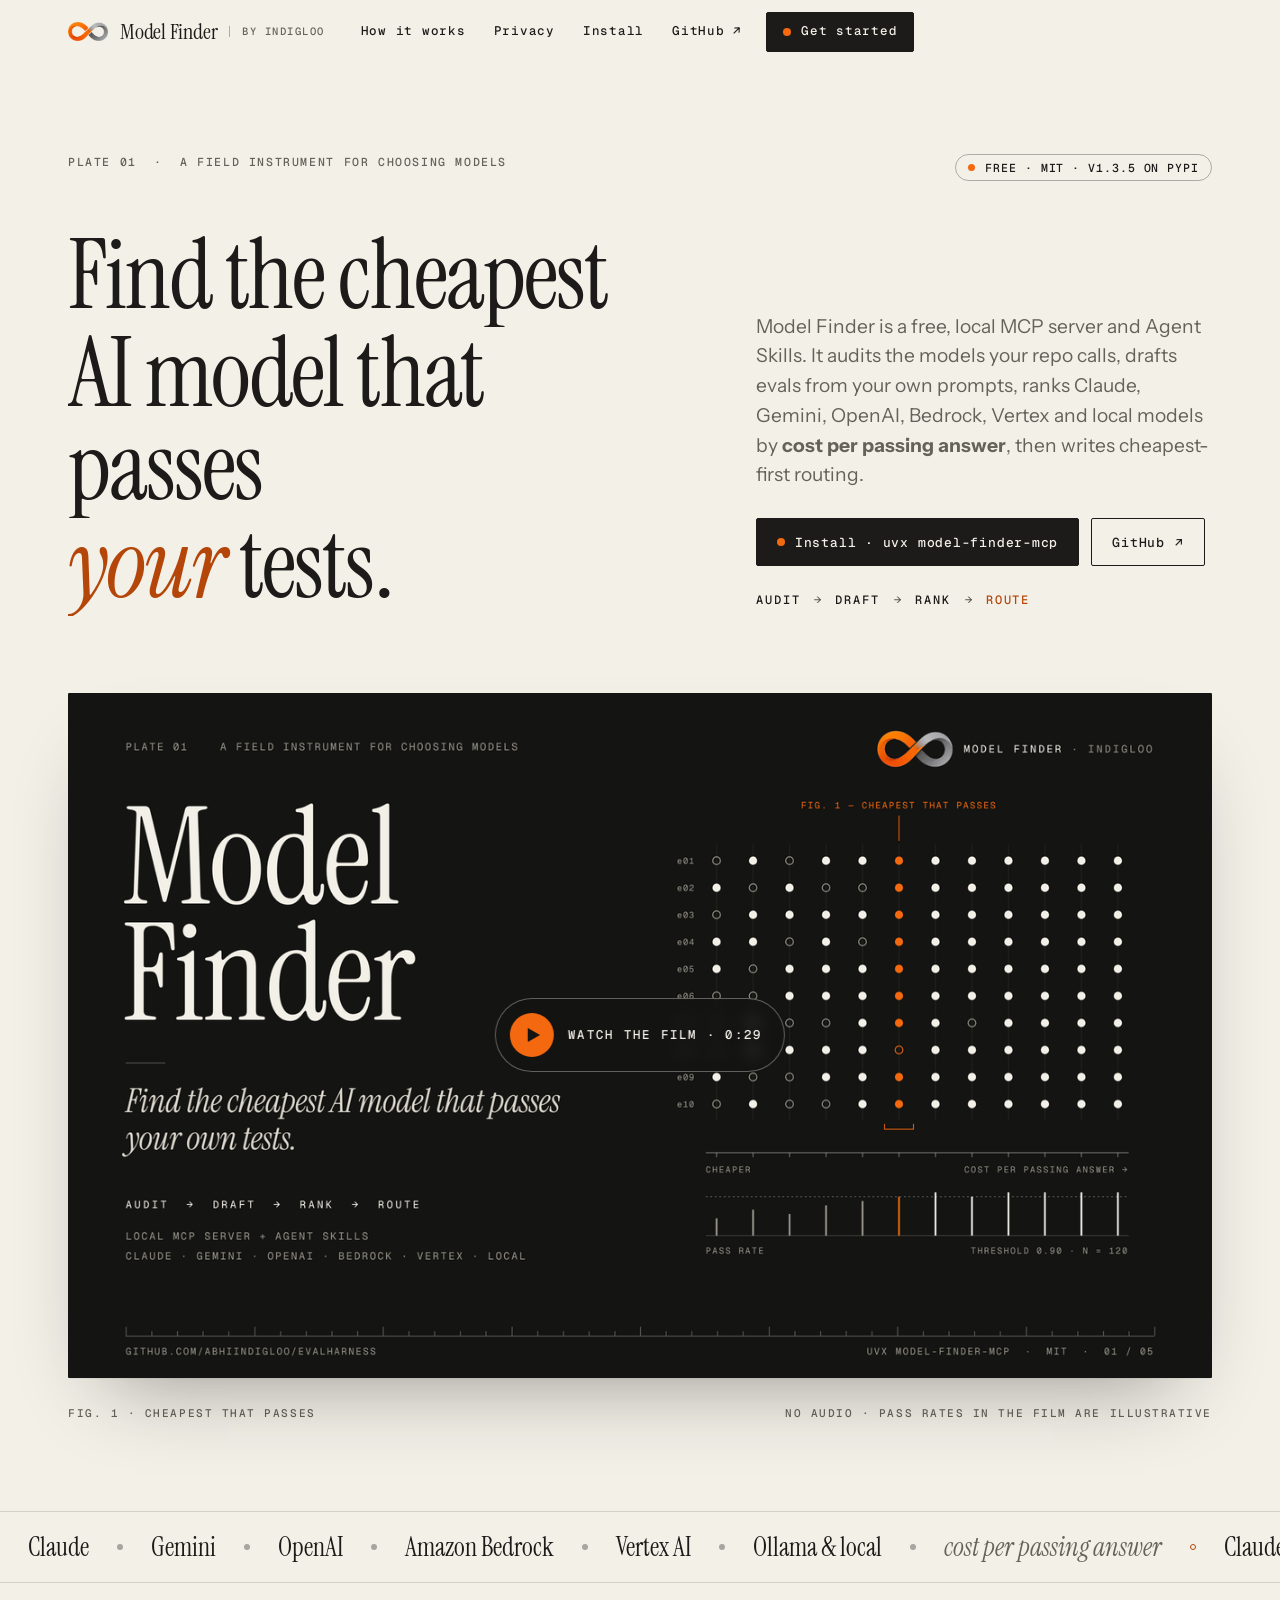
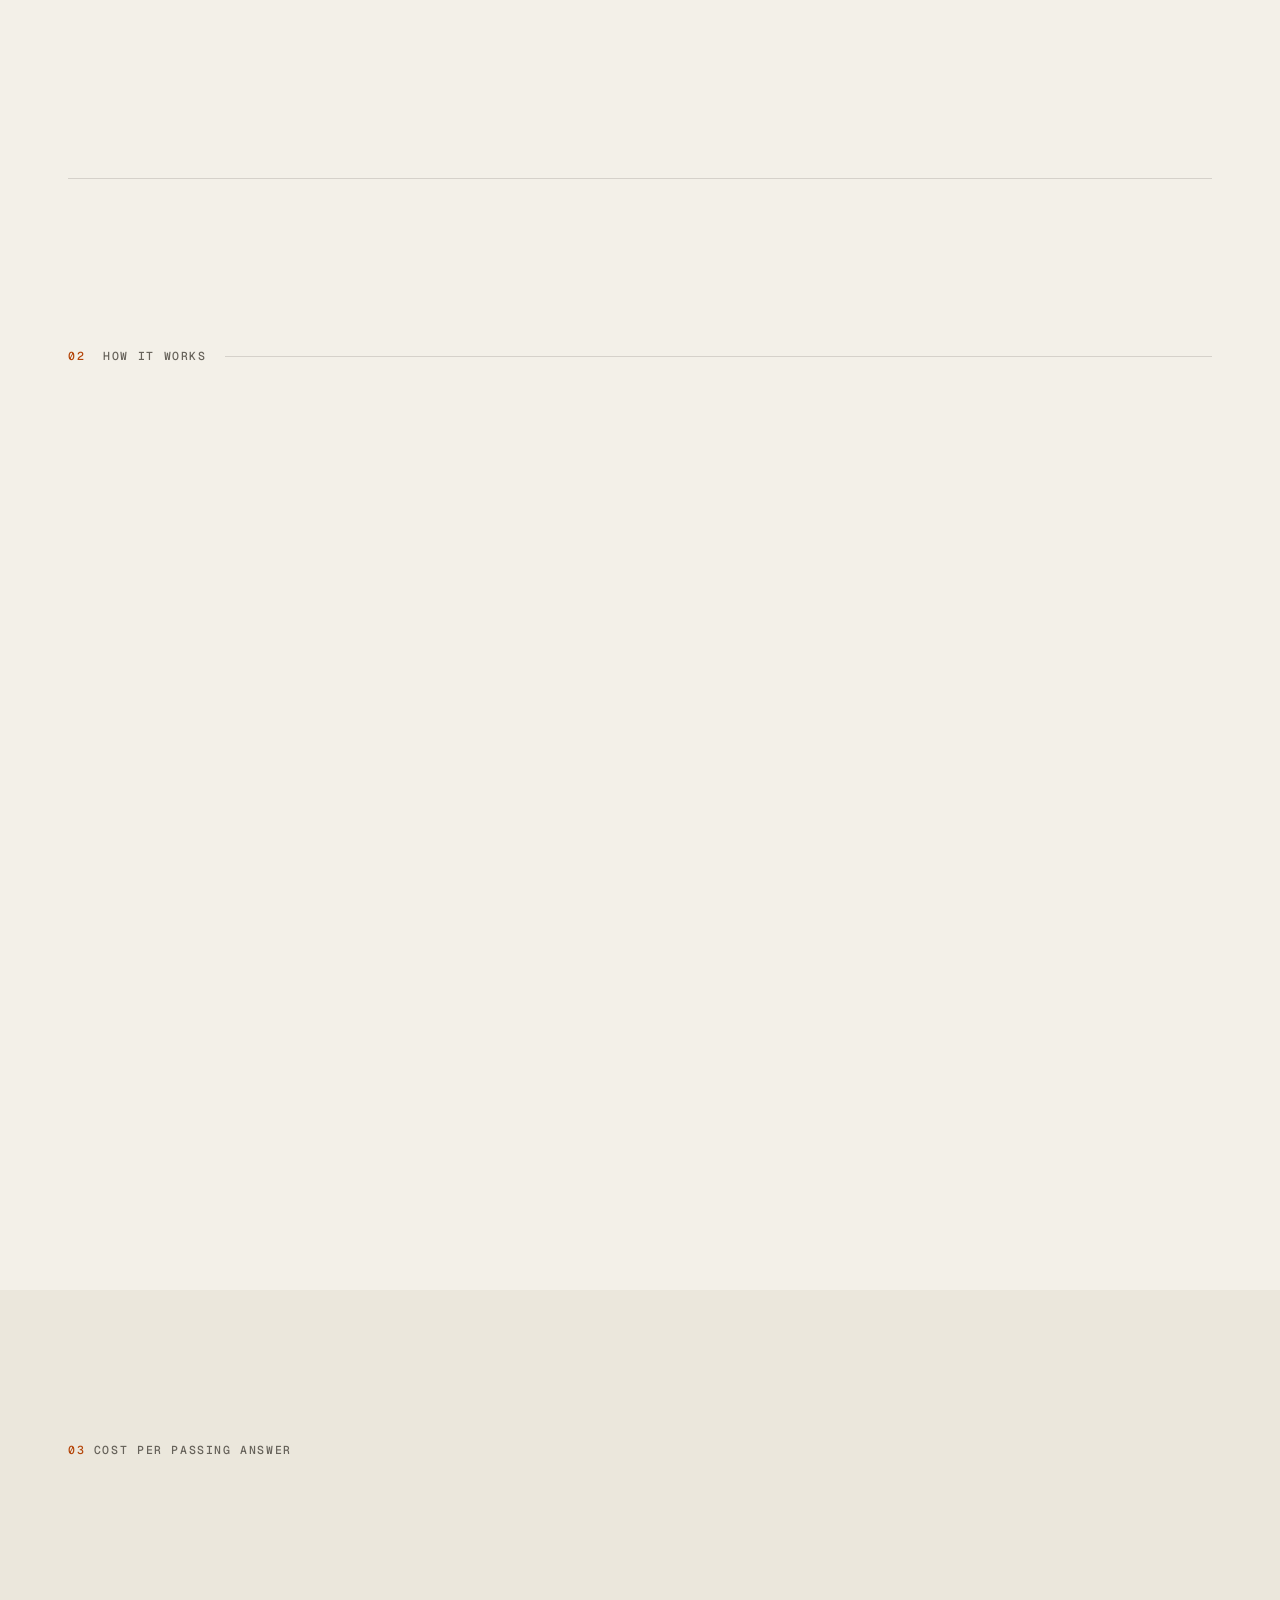
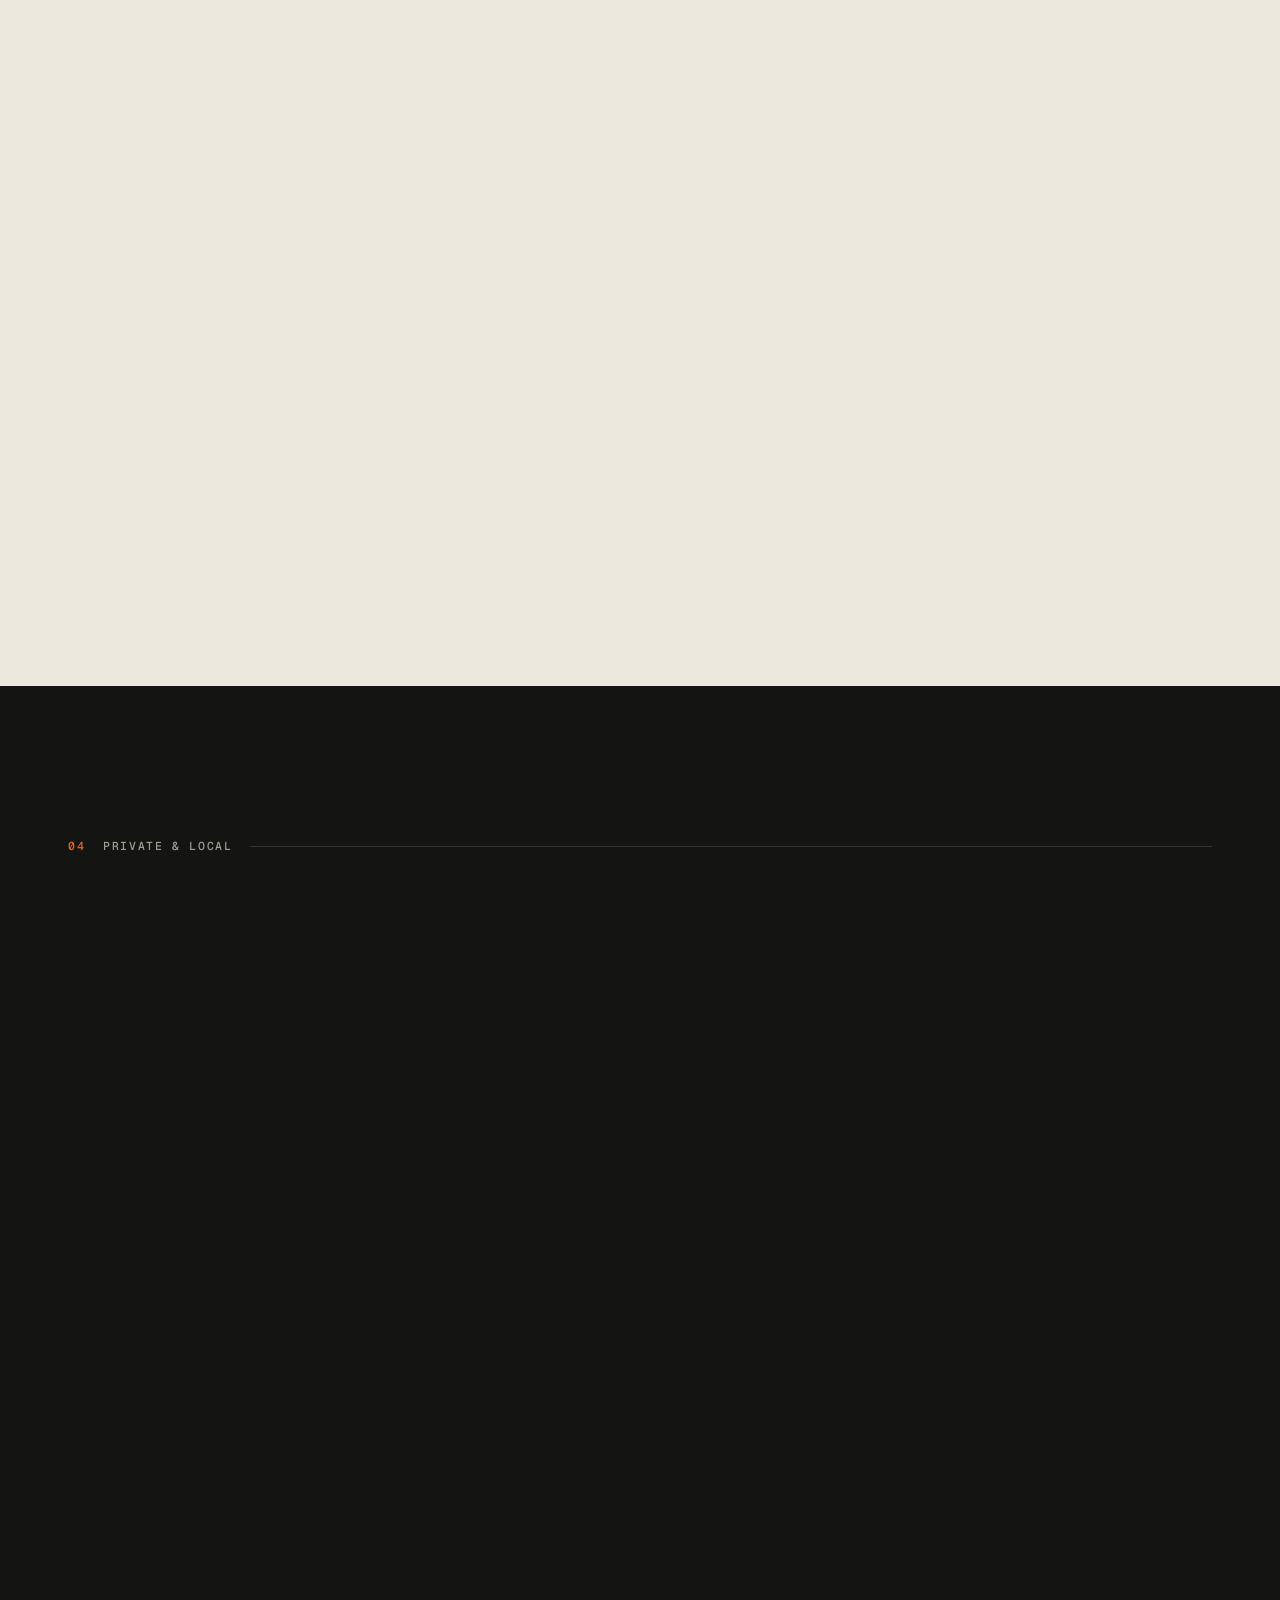
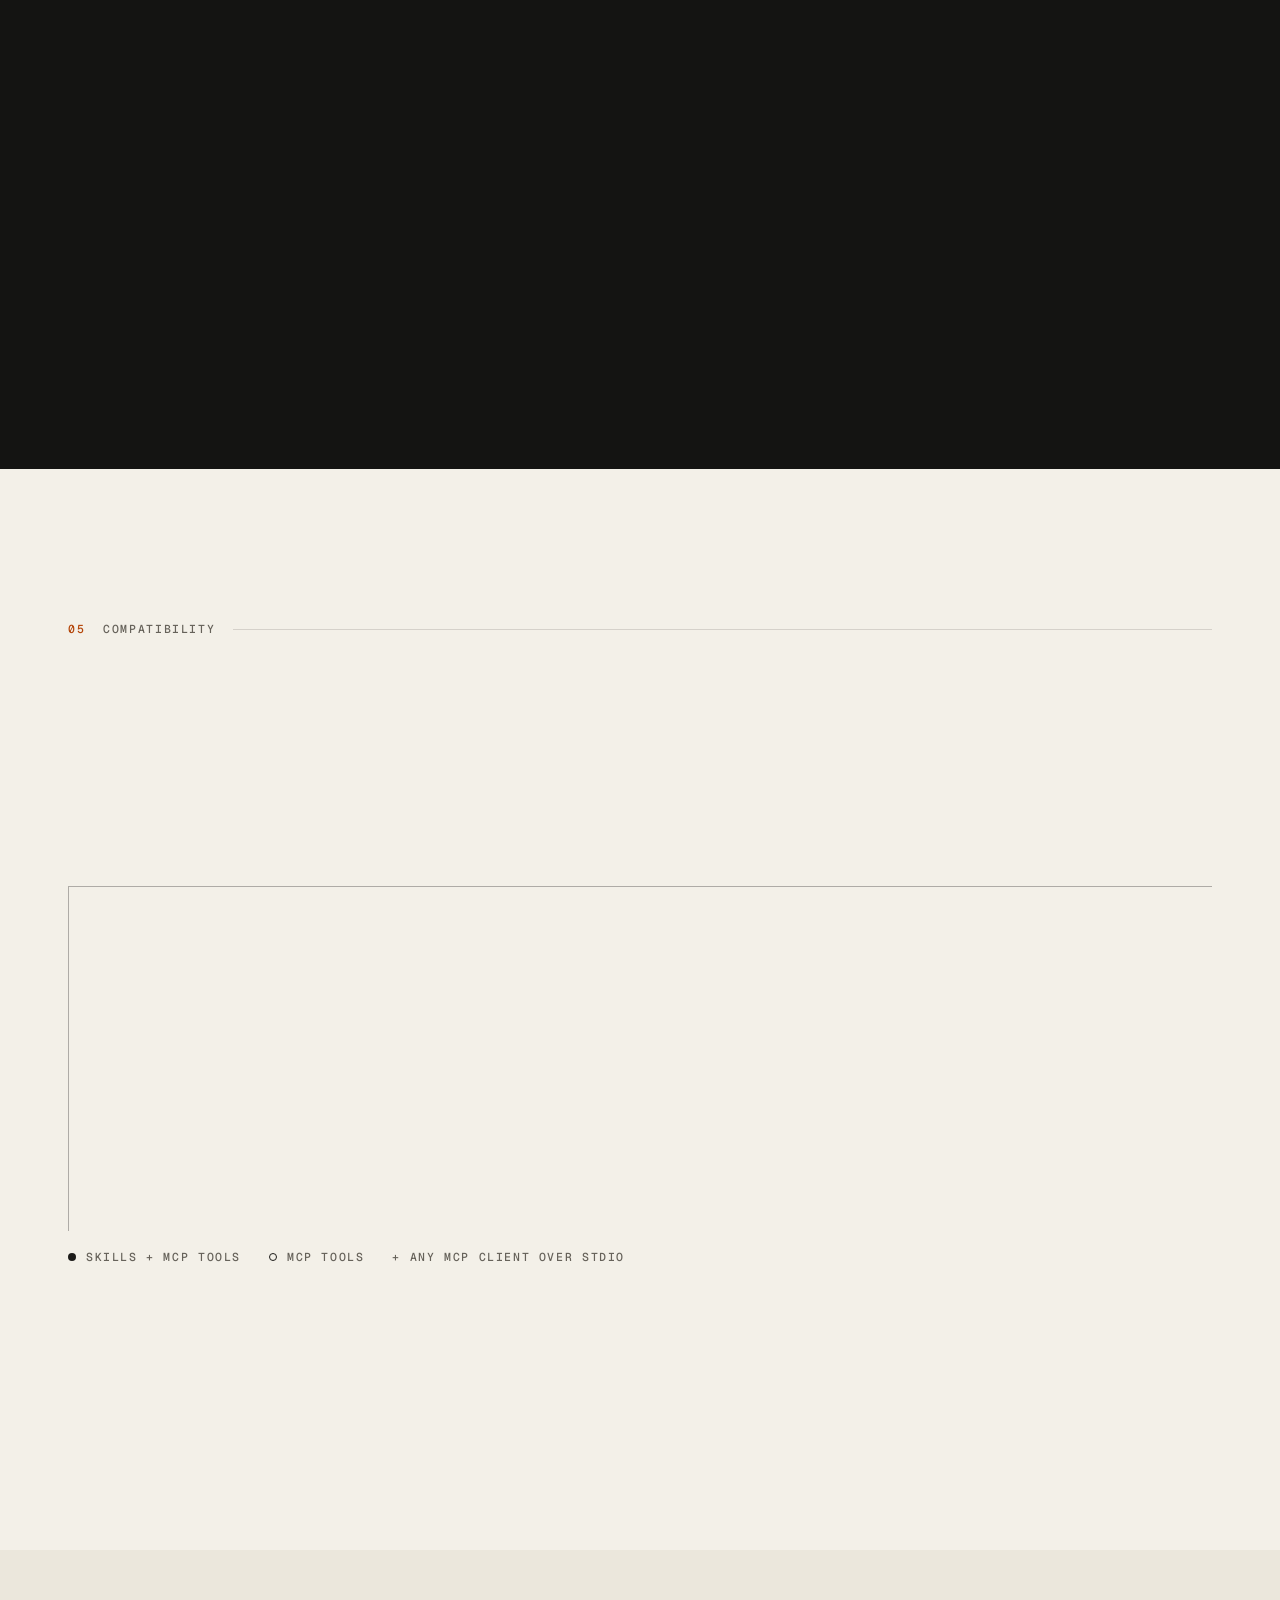
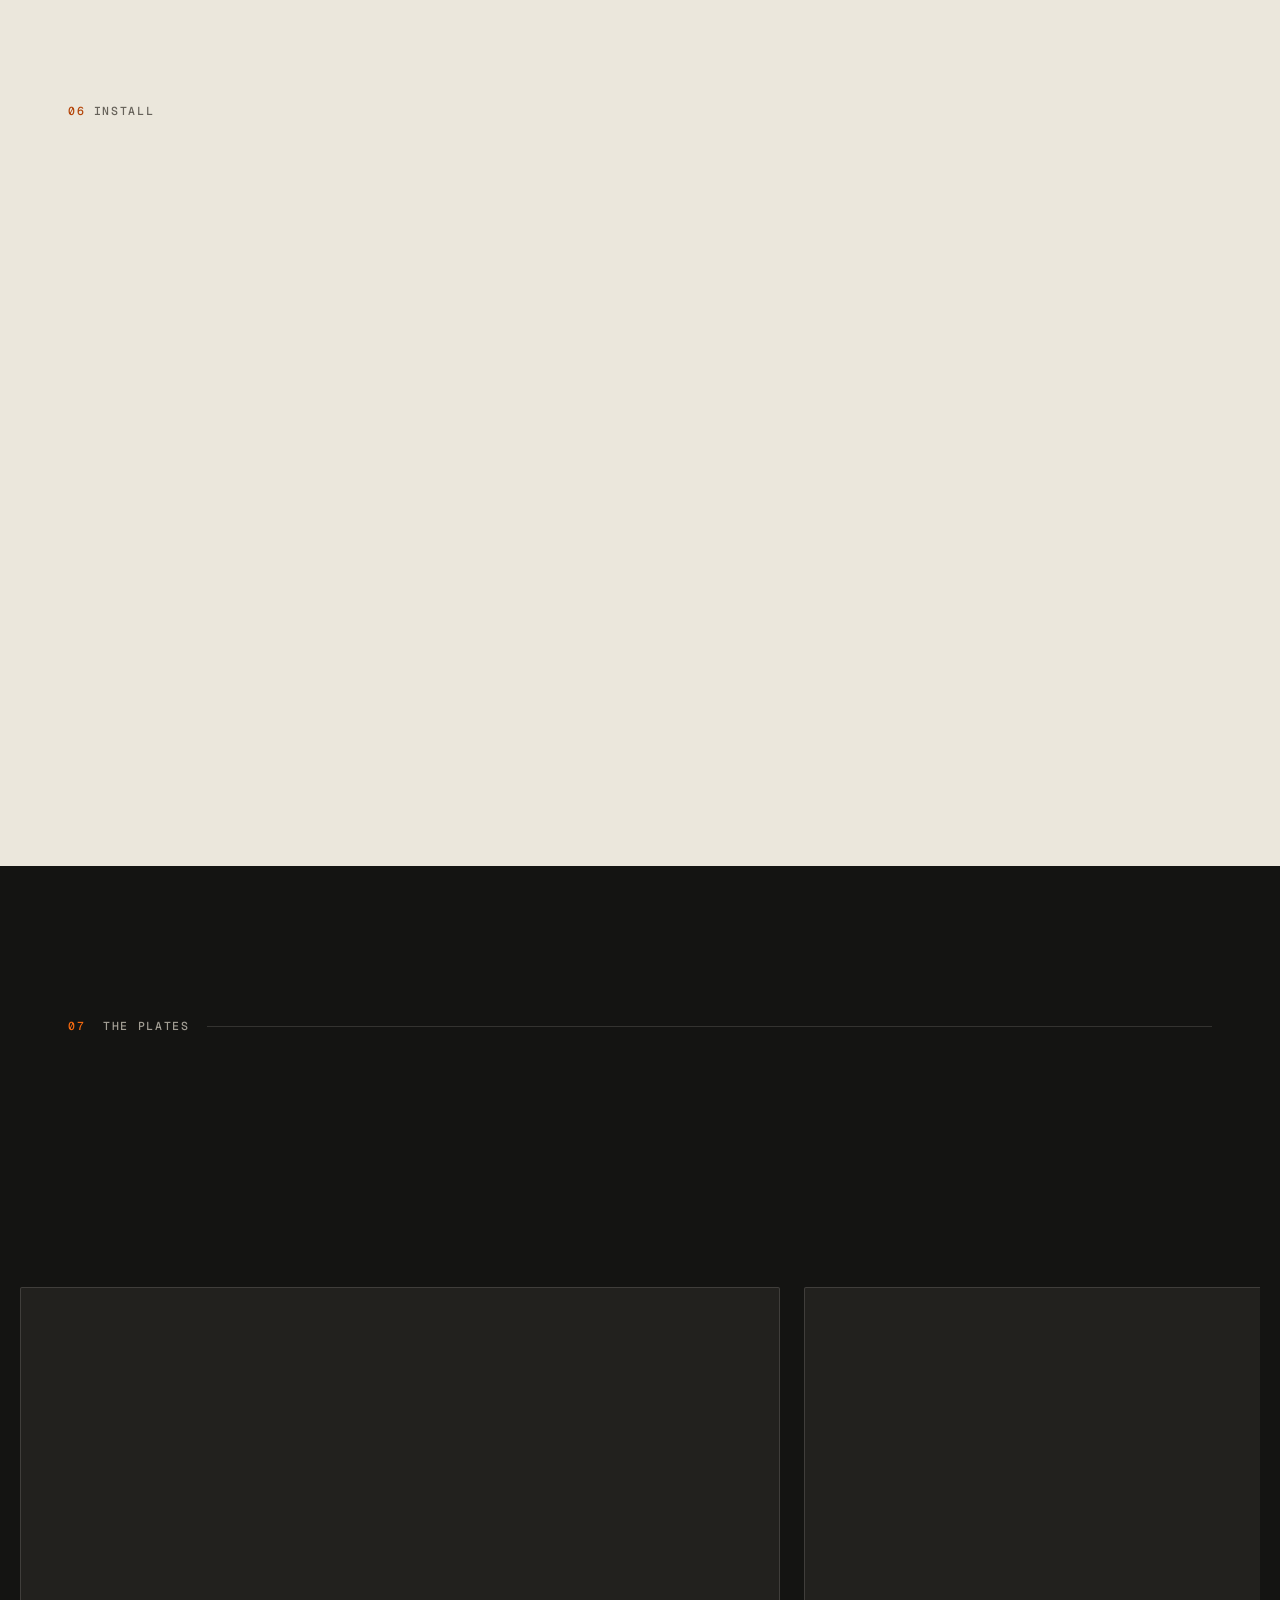
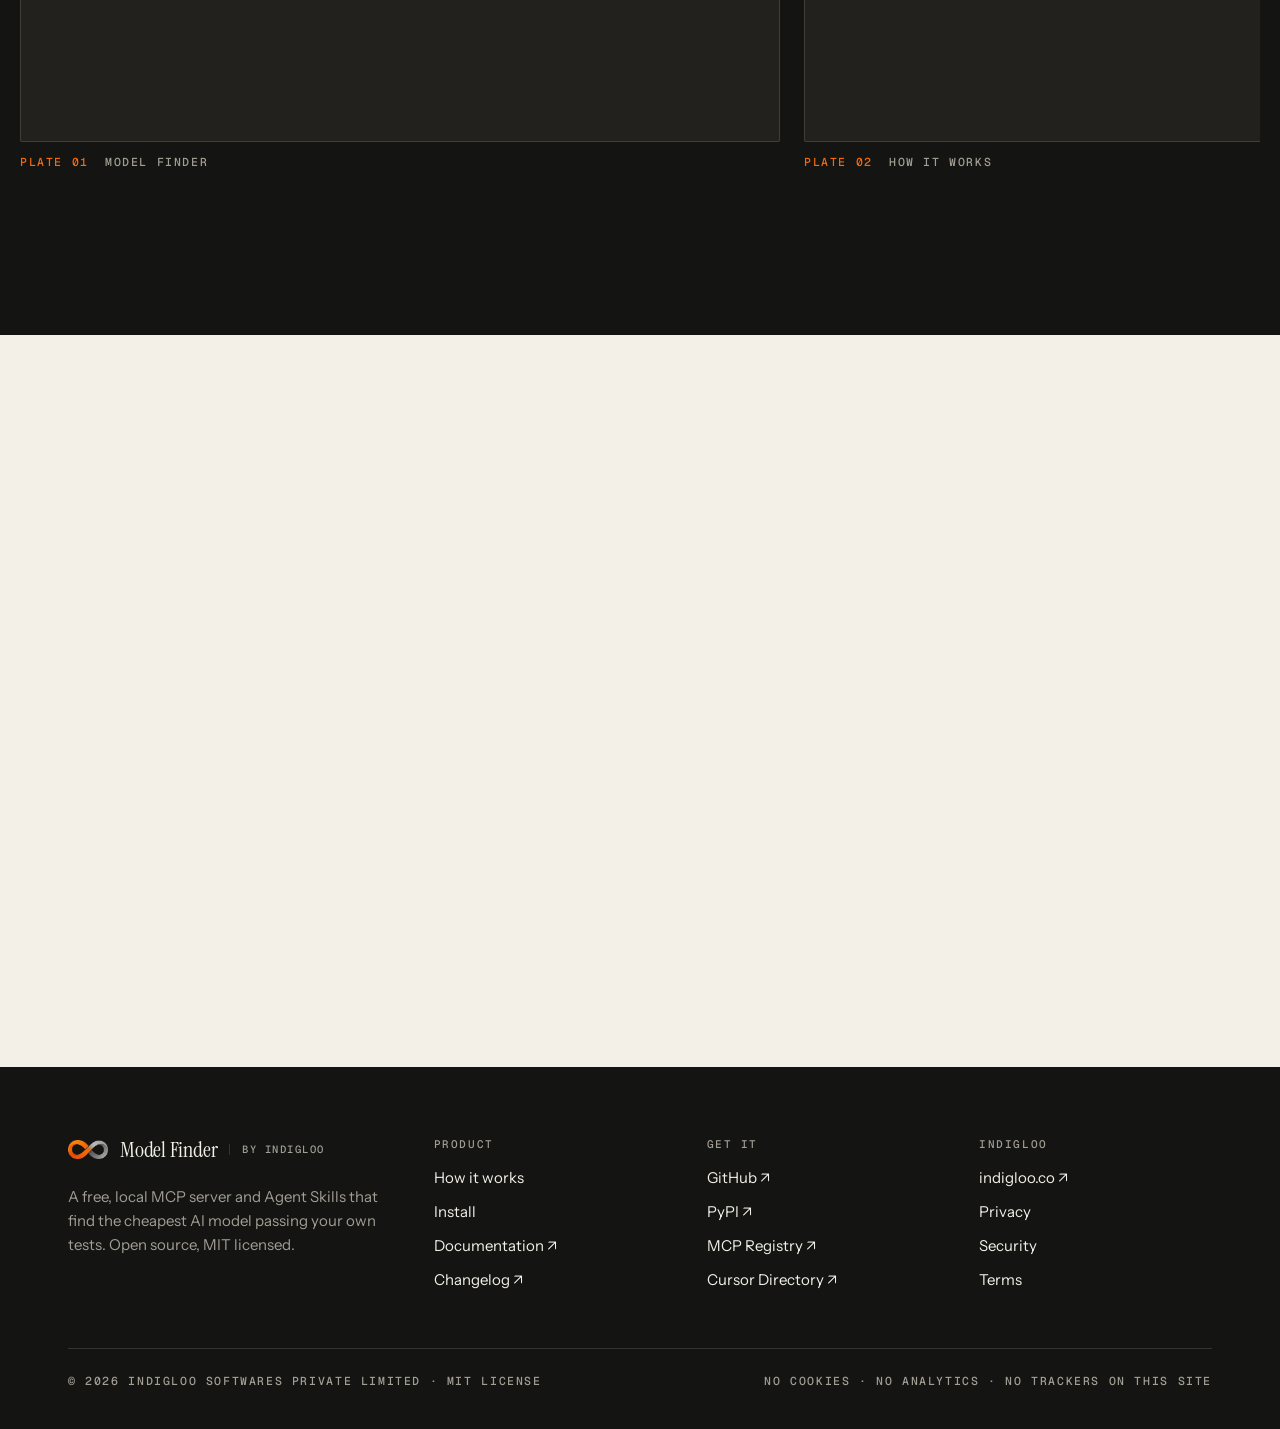
<file: index.html>
<!doctype html>
<html lang="en">
<head>
<meta charset="utf-8">
<meta name="viewport" content="width=device-width, initial-scale=1">
<meta http-equiv="Content-Security-Policy" content="default-src 'none'; script-src 'self'; style-src 'self'; img-src 'self'; media-src 'self'; font-src 'self'; connect-src 'none'; manifest-src 'self'; base-uri 'none'; form-action 'none'; object-src 'none'">
<meta name="referrer" content="strict-origin-when-cross-origin">
<title>Model Finder · Find the cheapest AI model that passes your tests</title>
<meta name="description" content="Free, local MCP server + Agent Skills that finds the cheapest AI model passing your own tests. Audits your repo, drafts evals, ranks models by cost per passing answer and writes cheapest-first routing. MIT.">
<link rel="canonical" href="https://modelfinder.indigloo.co/">
<meta name="theme-color" content="#f3f0e8">
<meta name="color-scheme" content="light">
<link rel="icon" type="image/png" sizes="32x32" href="assets/img/favicon-32.png">
<link rel="icon" type="image/png" sizes="240x240" href="assets/img/thumbnail-240.png">
<link rel="apple-touch-icon" href="assets/img/apple-touch-icon.png">
<link rel="preload" href="assets/fonts/instrument-serif.woff2" as="font" type="font/woff2" crossorigin>
<link rel="preload" href="assets/fonts/geist-mono.woff2" as="font" type="font/woff2" crossorigin>
<meta property="og:type" content="website">
<meta property="og:site_name" content="Model Finder by Indigloo">
<meta property="og:title" content="Model Finder · Find the cheapest AI model that passes your tests">
<meta property="og:description" content="Free, local MCP server + Agent Skills that finds the cheapest AI model passing your own tests. Audits your repo, drafts evals, ranks models by cost per passing answer and writes cheapest-first routing. MIT.">
<meta property="og:url" content="https://modelfinder.indigloo.co/">
<meta property="og:image" content="https://modelfinder.indigloo.co/assets/img/gallery-01-hero.png">
<meta property="og:image:width" content="1270">
<meta property="og:image:height" content="760">
<meta property="og:image:alt" content="Model Finder: find the cheapest AI model that passes your own tests. A dot field showing the cheapest model that passes.">
<meta name="twitter:card" content="summary_large_image">
<meta name="twitter:title" content="Model Finder · Find the cheapest AI model that passes your tests">
<meta name="twitter:description" content="Free, local MCP server + Agent Skills that finds the cheapest AI model passing your own tests. Audits your repo, drafts evals, ranks models by cost per passing answer and writes cheapest-first routing. MIT.">
<meta name="twitter:image" content="https://modelfinder.indigloo.co/assets/img/gallery-01-hero.png">
<link rel="stylesheet" href="style.css">
<script src="app.js"></script>
<script type="application/ld+json">
{"@context":"https://schema.org","@type":"SoftwareApplication","name":"Model Finder","applicationCategory":"DeveloperApplication","operatingSystem":"macOS, Linux, Windows","description":"Free, local MCP server + Agent Skills that finds the cheapest AI model passing your own tests. Audits your repo, drafts evals, ranks models by cost per passing answer and writes cheapest-first routing. MIT.","url":"https://modelfinder.indigloo.co/","downloadUrl":"https://pypi.org/project/model-finder-mcp/","codeRepository":"https://github.com/Abhiindigloo/EvalHarness","license":"https://opensource.org/licenses/MIT","offers":{"@type":"Offer","price":"0","priceCurrency":"USD"},"publisher":{"@type":"Organization","name":"Indigloo","url":"https://indigloo.co"}}
</script>
</head>
<body>
<a class="skip" href="#main">Skip to content</a>
<header class="site-nav">
  <div class="wrap">
    <a class="brand" href="#top" aria-label="Model Finder by Indigloo, home">
      <img src="assets/img/mark-128.png" srcset="assets/img/mark-128.png 1x, assets/img/mark-256.png 2x" width="40" height="19" alt="">
      <span class="brand-name">Model Finder</span>
      <span class="brand-by">by Indigloo</span>
    </a>
    <button class="nav-toggle" type="button" aria-expanded="false" aria-controls="nav-links" aria-label="Open menu"><span></span><span></span><span></span></button>
    <nav aria-label="Primary">
      <ul class="nav-links" id="nav-links">
        <li><a href="#how">How it works</a></li>
        <li><a href="#privacy">Privacy</a></li>
        <li><a href="#install">Install</a></li>
        <li><a href="https://github.com/Abhiindigloo/EvalHarness" rel="noopener">GitHub <span aria-hidden="true">↗</span></a></li>
        <li><a class="btn btn-primary" href="#install"><span class="dot" aria-hidden="true"></span>Get started</a></li>
      </ul>
    </nav>
  </div>
</header>
<main id="main">

  <section class="hero" id="top" aria-labelledby="hero-title">
    <div class="wrap">
      <div class="hero-top">
        <span class="label">Plate 01 &nbsp;·&nbsp; A field instrument for choosing models</span>
        <a class="pill" href="https://pypi.org/project/model-finder-mcp/" rel="noopener"><span class="dot" aria-hidden="true"></span>Free · MIT · v1.3.5 on PyPI</a>
      </div>
      <div class="hero-grid">
        <h1 class="display" id="hero-title">
          <span class="line"><span>Find the cheapest</span></span>
          <span class="line"><span class="d1">AI model that passes</span></span>
          <span class="line"><span class="d2"><em class="sig">your</em> tests.</span></span>
        </h1>
        <div class="hero-side reveal d3">
          <p class="lede">Model Finder is a free, local MCP server and Agent Skills. It audits the models your repo calls, drafts evals from your own prompts, ranks Claude, Gemini, OpenAI, Bedrock, Vertex and local models by <strong>cost per passing answer</strong>, then writes cheapest-first routing.</p>
          <div class="cta-row">
            <a class="btn btn-primary" href="#install"><span class="dot" aria-hidden="true"></span>Install · uvx model-finder-mcp</a>
            <a class="btn btn-ghost" href="https://github.com/Abhiindigloo/EvalHarness" rel="noopener">GitHub <span class="arrow" aria-hidden="true">↗</span></a>
          </div>
          <ol class="flow" aria-label="Workflow">
            <li>Audit</li><li>Draft</li><li>Rank</li><li>Route</li>
          </ol>
        </div>
      </div>

      <figure class="figure reveal d2">
        <div class="plate" data-film>
          <video controls preload="none" playsinline muted poster="assets/img/gallery-01-hero.png" width="1920" height="1080"
                 aria-label="Model Finder film, 29 seconds, no audio: a dot field, the four-step flow, illustrative cost bars and the install command.">
            <source src="assets/video/model-finder-film.mp4" type="video/mp4">
            <a href="assets/video/model-finder-film.mp4">Download the Model Finder film (MP4, 1.5 MB)</a>
          </video>
          <button class="play" type="button" aria-label="Play the 29-second Model Finder film">
            <span class="play-icon" aria-hidden="true"><svg viewBox="0 0 14 16"><path d="M0 0l14 8-14 8z"/></svg></span>
            Watch the film · 0:29
          </button>
        </div>
        <figcaption class="plate-caption">
          <span class="label">Fig. 1 · Cheapest that passes</span>
          <span class="label">No audio · pass rates in the film are illustrative</span>
        </figcaption>
      </figure>
    </div>

    <div class="marquee" aria-label="Providers and clients">
      <div class="marquee-track">
        <ul><li>Claude</li><li>Gemini</li><li>OpenAI</li><li>Amazon Bedrock</li><li>Vertex AI</li><li>Ollama &amp; local</li><li class="ring"><em>cost per passing answer</em></li><li>Claude Code</li><li>Cursor</li><li>Cline</li><li>Codex CLI</li><li>Gemini CLI</li><li>Copilot CLI</li><li>Claude Desktop</li><li class="ring"><em>cheapest-first routing</em></li></ul>
        <ul aria-hidden="true"><li>Claude</li><li>Gemini</li><li>OpenAI</li><li>Amazon Bedrock</li><li>Vertex AI</li><li>Ollama &amp; local</li><li class="ring"><em>cost per passing answer</em></li><li>Claude Code</li><li>Cursor</li><li>Cline</li><li>Codex CLI</li><li>Gemini CLI</li><li>Copilot CLI</li><li>Claude Desktop</li><li class="ring"><em>cheapest-first routing</em></li></ul>
      </div>
    </div>
  </section>

  <section aria-label="At a glance">
    <div class="wrap">
      <dl class="ledger">
        <div class="reveal"><dt>11</dt><dd>MCP tools, over local stdio</dd></div>
        <div class="reveal d1"><dt>4</dt><dd>Agent Skills, plain Markdown</dd></div>
        <div class="reveal d2"><dt>10<span class="sig">/</span>11</dt><dd>tools make no network calls</dd></div>
        <div class="reveal d3"><dt>0</dt><dd>API keys needed by the server</dd></div>
      </dl>
    </div>
  </section>

  <section class="section" id="how" aria-labelledby="how-title">
    <div class="wrap">
      <div class="section-head">
        <p class="label"><span class="sig">02</span> How it works</p>
        <h2 class="h2 reveal" id="how-title">Four steps, in <em>plain language</em>.</h2>
        <p class="lede reveal d1">Ask from Claude Code, Cursor, Codex CLI, Gemini CLI or any MCP client. The assistant calls the tools; you approve anything that costs money.</p>
      </div>
      <ol class="steps">
        <li class="step reveal">
          <span class="step-n">01</span>
          <h3>Audit</h3>
          <p>Lists every model ID and SDK your repo calls, with file:line locations, routes and hard-coded IDs. Never returns line content.</p>
          <code>modelfinder_audit_models</code>
        </li>
        <li class="step reveal d1">
          <span class="step-n">02</span>
          <h3>Draft evals</h3>
          <p>Turns your existing prompts and fixtures into eval examples, and drops anything with personal data or secrets.</p>
          <code>modelfinder_draft_eval_examples</code><code>…_create_eval_config</code>
        </li>
        <li class="step reveal d2">
          <span class="step-n">03</span>
          <h3>Rank</h3>
          <p>Runs your evals with your keys, after you confirm, and ranks models by pass rate, latency and cost per passing answer.</p>
          <code>modelfinder_run_eval</code><code>…_rank_eval_results</code>
        </li>
        <li class="step reveal d3">
          <span class="step-n">04</span>
          <h3>Route</h3>
          <p>Writes cheapest-first routing that escalates to a stronger model on failure: a standalone router plus a LiteLLM config.</p>
          <code>modelfinder_generate_routing</code>
        </li>
      </ol>
      <div class="prompt reveal">
        <p class="label">Try asking</p>
        <blockquote>Audit which AI models this repo uses, then draft evals from our prompts and test whether a cheaper model passes.</blockquote>
      </div>
    </div>
  </section>

  <section class="section tint" id="proof" aria-labelledby="proof-title">
    <div class="wrap">
      <div class="proof-grid">
        <div class="proof-copy">
          <p class="label"><span class="sig">03</span> Cost per passing answer</p>
          <h2 class="h2 reveal" id="proof-title">Cheapest <em>that passes.</em></h2>
          <p class="italic-serif reveal d1">Not the cheapest model. The cheapest one that clears your bar.</p>
          <p class="formula reveal d2">cost per passing answer =
            <span class="frac"><span>monthly cost, incl. retries</span><span>answers that pass your checks</span></span></p>
          <p class="lede reveal d3">A cheap model that fails half the time is not cheap. Model Finder sets the price of every candidate against your own pass threshold, so the ranking reflects what actually ships.</p>
          <span class="badge reveal d4">Illustrative example · not a measurement</span>
        </div>
        <figure class="figure reveal d2">
          <div class="frame">
            <picture><source srcset="assets/img/gallery-03-cost-ranking.webp" type="image/webp"><img src="assets/img/gallery-03-cost-ranking.png" width="1270" height="760" alt="Illustrative ranking of six models by monthly cost per passing answer at a 90 percent threshold. Two cheaper models fall below the threshold; the cheapest model that passes is highlighted." loading="lazy" decoding="async"></picture>
            <span class="badge">Illustrative</span>
          </div>
          <figcaption><strong>Illustrative.</strong> 100k requests a month, 800 tokens in and 200 out, 90% pass threshold. Pass rates are example inputs, not measurements; list prices from LiteLLM's public price table (19 Oct 2026). Run it on your own tests.</figcaption>
        </figure>
      </div>
    </div>
  </section>

  <section class="section on-ink" id="privacy" aria-labelledby="privacy-title">
    <div class="wrap">
      <div class="section-head">
        <p class="label"><span class="sig">04</span> Private &amp; local</p>
        <h2 class="h2 reveal" id="privacy-title">Runs on your machine. <em>Network only when <span class="sig">you</span> say so.</em></h2>
        <p class="lede reveal d1">The MCP server is a single Python standard-library file with no dependencies. It talks to your assistant over stdio and nothing else, unless you start a paid eval run.</p>
      </div>
      <div class="privacy-grid">
        <ul class="facts">
          <li class="reveal"><div><strong>Local over stdio</strong><span>Python 3.9+ standard library. No hosted service, no account, no sign-in.</span></div></li>
          <li class="reveal d1"><div><strong>The server needs no API keys</strong><span>Ten tools never read a key. Eval runs read only the env vars your config names.</span></div></li>
          <li class="reveal d2"><div><strong>Never writes files</strong><span>Results go back to your assistant. Nothing is deployed and your active model is never changed.</span></div></li>
          <li class="reveal d3"><div><strong>Sends nothing to Indigloo</strong><span>No telemetry, no analytics. Indigloo never sees your code, prompts or results.</span></div></li>
          <li class="ring reveal d4"><div><strong>One opt-in tool calls providers</strong><span><code>modelfinder_run_eval</code> runs only with <code>confirm: true</code>, only against the models you list, with your own keys, capped at 50 calls by default (200 max).</span></div></li>
        </ul>
        <div class="toolboard reveal d2" aria-labelledby="tb-title">
          <header><span class="label" id="tb-title">The 11 tools</span><span class="label"><span class="sig">10 of 11</span> make no network calls</span></header>
          <ol>
          <li><i aria-hidden="true"></i><span>modelfinder_audit_models</span><small>offline</small></li>
          <li><i aria-hidden="true"></i><span>modelfinder_draft_eval_examples</span><small>offline</small></li>
          <li><i aria-hidden="true"></i><span>modelfinder_create_eval_config</span><small>offline</small></li>
          <li><i aria-hidden="true"></i><span>modelfinder_validate_eval_config</span><small>offline</small></li>
          <li><i aria-hidden="true"></i><span>modelfinder_check_output</span><small>offline</small></li>
          <li><i aria-hidden="true"></i><span>modelfinder_rank_eval_results</span><small>offline</small></li>
          <li><i aria-hidden="true"></i><span>modelfinder_generate_routing</span><small>offline</small></li>
          <li><i aria-hidden="true"></i><span>modelfinder_estimate_cost</span><small>offline</small></li>
          <li><i aria-hidden="true"></i><span>modelfinder_estimate_memory</span><small>offline</small></li>
          <li><i aria-hidden="true"></i><span>modelfinder_scan_sensitive_data</span><small>offline</small></li>
          <li class="opt"><i aria-hidden="true"></i><span>modelfinder_run_eval</span><small>opt-in · network</small></li>
          </ol>
          <footer>Ten tools declare <code>openWorldHint: false</code>. Repository tools stay inside your workspace, skip <code>.env</code>, keys and credentials, and do not follow symlinks.</footer>
        </div>
      </div>
      <p class="label reveal after-link"><a href="privacy.html">Read the privacy policy →</a> &nbsp; · &nbsp; <a href="security.html">Security design →</a></p>
    </div>
  </section>

  <section class="section" id="works" aria-labelledby="works-title">
    <div class="wrap">
      <div class="section-head">
        <p class="label"><span class="sig">05</span> Compatibility</p>
        <h2 class="h2 reveal" id="works-title">Works where you <em>already work.</em></h2>
        <p class="lede reveal d1">Installs as a plugin with skills where the client supports it, and as plain MCP tools everywhere else. Any client that speaks MCP over stdio can run it.</p>
      </div>
      <ul class="clients">
        <li class="reveal d1"><b>Claude Code</b><small>Plugin · skills + MCP</small></li>
        <li class="reveal d2"><b>Cursor</b><small>Plugin · one-click MCP</small></li>
        <li class="reveal d3"><b>Codex CLI</b><small>Plugin · skills + MCP</small></li>
        <li class="reveal d4"><b>Gemini CLI</b><small>Extension · skills + MCP</small></li>
        <li class="reveal d1"><b>Copilot CLI</b><small>Plugin · skills + MCP</small></li>
        <li class="ring reveal d2"><b>Claude Desktop</b><small>MCP via uvx or .mcpb</small></li>
        <li class="ring reveal d3"><b>Cline</b><small>MCP settings</small></li>
        <li class="ring reveal d4"><b>VS Code, JetBrains, Windsurf</b><small>MCP settings</small></li>
      </ul>
      <div class="legend label" aria-hidden="true"><span><i></i>Skills + MCP tools</span><span><i class="ring"></i>MCP tools</span><span>+ any MCP client over stdio</span></div>
      <div class="providers reveal">
        <p class="label">Evaluates</p>
        <ul aria-label="Model providers">
          <li>Anthropic Claude</li><li>Google Gemini</li><li>OpenAI</li><li>Amazon Bedrock</li><li>Vertex AI</li><li>Ollama &amp; OpenAI-compatible local</li>
        </ul>
        <p>It can also estimate whether a local model's weights and KV cache fit your GPU, before you download anything.</p>
      </div>
    </div>
  </section>

  <section class="section tint" id="install" aria-labelledby="install-title">
    <div class="wrap">
      <div class="install-grid">
        <div class="install-copy">
          <p class="label"><span class="sig">06</span> Install</p>
          <h2 class="h2 reveal" id="install-title">One line. <em>No pip install.</em></h2>
          <p class="lede reveal d1">Run it with <a href="https://docs.astral.sh/uv/" rel="noopener">uv</a>, add it to your client's MCP settings, then ask your assistant to find you a cheaper model.</p>
          <div class="big-cmd reveal d2">
            <code id="cmd-hero"><span class="p">$ </span>uvx model-finder-mcp</code>
            <button class="copy" type="button" data-target="cmd-hero" aria-label="Copy install command"><span>Copy</span></button>
          </div>
          <ul class="reveal d3">
            <li>PyPI: <a href="https://pypi.org/project/model-finder-mcp/" rel="noopener">model-finder-mcp</a> · v1.3.5</li>
            <li>MCP Registry: <a href="https://registry.modelcontextprotocol.io/v0/servers?search=co.indigloo" rel="noopener"><code>co.indigloo/model-finder</code></a></li>
            <li>Source &amp; per-client guides: <a href="https://github.com/Abhiindigloo/EvalHarness#install" rel="noopener">github.com/Abhiindigloo/EvalHarness</a></li>
          </ul>
        </div>
        <div class="term reveal d2">
          <div class="tabs" role="tablist" aria-label="Install options">
            <button role="tab" id="tab-mcp" aria-controls="panel-mcp" aria-selected="true">Any MCP client</button>
            <button role="tab" id="tab-cc" aria-controls="panel-cc" aria-selected="false" tabindex="-1">Claude Code</button>
            <button role="tab" id="tab-other" aria-controls="panel-other" aria-selected="false" tabindex="-1">Codex · Gemini · Copilot</button>
          </div>
          <div class="panel" role="tabpanel" id="panel-mcp" aria-labelledby="tab-mcp" tabindex="0">
            <div class="panel-head"><span class="label">mcpServers · Claude Desktop, Cursor, Cline, Windsurf…</span>
              <button class="copy" type="button" data-target="code-json" aria-label="Copy MCP JSON config"><span>Copy</span></button></div>
<pre id="code-json">{
  "mcpServers": {
    "model-finder": {
      "command": <span class="s">"uvx"</span>,
      "args": [<span class="s">"model-finder-mcp"</span>]
    }
  }
}</pre>
            <p>Needs <code>uv</code>. Paid eval runs read API keys from the server's <code>env</code>, for example <code>OPENAI_API_KEY</code>; the other ten tools need none.</p>
          </div>
          <div class="panel" role="tabpanel" id="panel-cc" aria-labelledby="tab-cc" tabindex="0">
            <div class="panel-head"><span class="label">Plugin · skills + MCP tools</span>
              <button class="copy" type="button" data-target="code-cc" aria-label="Copy Claude Code commands"><span>Copy</span></button></div>
<pre id="code-cc"><span class="p">&gt; </span>/plugin marketplace add Abhiindigloo/EvalHarness
<span class="p">&gt; </span>/plugin install model-finder@model-finder</pre>
            <p>Installs the four skills and the MCP server together. Requires <code>python3</code> on your PATH.</p>
          </div>
          <div class="panel" role="tabpanel" id="panel-other" aria-labelledby="tab-other" tabindex="0">
            <div class="panel-head"><span class="label">Plugins &amp; extensions</span>
              <button class="copy" type="button" data-target="code-other" aria-label="Copy CLI install commands"><span>Copy</span></button></div>
<pre id="code-other"><span class="c"># Codex CLI</span>
codex plugin marketplace add Abhiindigloo/EvalHarness
codex plugin add model-finder@model-finder
<span class="c"># Gemini CLI</span>
gemini extensions install https://github.com/Abhiindigloo/EvalHarness
<span class="c"># GitHub Copilot CLI</span>
copilot plugin marketplace add Abhiindigloo/EvalHarness
copilot plugin install model-finder@model-finder</pre>
            <p>Cursor: install from <a href="https://cursor.directory/plugins/model-finder" rel="noopener">cursor.directory</a> or add the JSON config above.</p>
          </div>
        </div>
      </div>
    </div>
  </section>

  <section class="section on-ink" id="plates" aria-labelledby="plates-title">
    <div class="wrap">
      <div class="section-head">
        <p class="label"><span class="sig">07</span> The plates</p>
        <h2 class="h2 reveal" id="plates-title">A notebook for <em>choosing models.</em></h2>
        <p class="lede reveal d1">The launch plates, drawn in the Quiet Instrument system: paper, graphite, ink and one signal colour. Scroll sideways.</p>
      </div>
      <div class="plates" tabindex="0" role="region" aria-label="Launch plates, scrollable">
      <figure><picture><source srcset="assets/img/gallery-01-hero.webp" type="image/webp"><img src="assets/img/gallery-01-hero.png" width="1270" height="760" alt="Plate 01: Model Finder, find the cheapest AI model that passes your own tests, with a dot field of models and the cheapest passing one highlighted." loading="lazy" decoding="async"></picture><figcaption><span class="label">Plate 01</span><span class="label">Model Finder</span></figcaption></figure>
      <figure><picture><source srcset="assets/img/gallery-02-how-it-works.webp" type="image/webp"><img src="assets/img/gallery-02-how-it-works.png" width="1270" height="760" alt="Plate 02: Audit, Draft, Rank and Route, with the MCP tool behind each step." loading="lazy" decoding="async"></picture><figcaption><span class="label">Plate 02</span><span class="label">How it works</span></figcaption></figure>
      <figure><picture><source srcset="assets/img/gallery-03-cost-ranking.webp" type="image/webp"><img src="assets/img/gallery-03-cost-ranking.png" width="1270" height="760" alt="Plate 03, illustrative: six models ranked by monthly cost per passing answer against a 90 percent threshold." loading="lazy" decoding="async"></picture><figcaption><span class="label">Plate 03</span><span class="label">Cost per passing answer · illustrative</span></figcaption></figure>
      <figure><picture><source srcset="assets/img/gallery-04-private-local.webp" type="image/webp"><img src="assets/img/gallery-04-private-local.png" width="1270" height="760" alt="Plate 04: runs locally over stdio, no keys for the server, 10 of 11 tools make no network calls, nothing sent to Indigloo." loading="lazy" decoding="async"></picture><figcaption><span class="label">Plate 04</span><span class="label">Private and local</span></figcaption></figure>
      <figure><picture><source srcset="assets/img/gallery-05-works-where-you-work.webp" type="image/webp"><img src="assets/img/gallery-05-works-where-you-work.png" width="1270" height="760" alt="Plate 05: supported clients including Claude Code, Cursor, Cline, Claude Desktop, Codex CLI, Gemini CLI and any MCP client." loading="lazy" decoding="async"></picture><figcaption><span class="label">Plate 05</span><span class="label">Works where you work</span></figcaption></figure>
      </div>
    </div>
  </section>

  <section class="section final" aria-labelledby="final-title">
    <div class="wrap">
      <img class="mark reveal" src="assets/img/mark-256.png" width="120" height="57" alt="">
      <h2 class="display reveal d1" id="final-title">Test the cheaper model. <em>With your own tests.</em></h2>
      <div class="cta-row reveal d2">
        <a class="btn btn-primary" href="#install"><span class="dot" aria-hidden="true"></span>Get started</a>
        <a class="btn btn-ghost" href="https://github.com/Abhiindigloo/EvalHarness" rel="noopener">Star on GitHub <span class="arrow" aria-hidden="true">↗</span></a>
      </div>
    </div>
  </section>

</main>
<footer class="site-footer on-ink">
  <div class="wrap">
    <div class="foot-grid">
      <div class="foot-brand">
        <a class="brand" href="index.html" aria-label="Model Finder by Indigloo, home">
          <img src="assets/img/mark-128.png" srcset="assets/img/mark-128.png 1x, assets/img/mark-256.png 2x" width="40" height="19" alt="">
          <span class="brand-name">Model Finder</span>
          <span class="brand-by">by Indigloo</span>
        </a>
        <p>A free, local MCP server and Agent Skills that find the cheapest AI model passing your own tests. Open source, MIT licensed.</p>
      </div>
      <div>
        <h2>Product</h2>
        <ul>
          <li><a href="index.html#how">How it works</a></li>
          <li><a href="index.html#install">Install</a></li>
          <li><a href="https://github.com/Abhiindigloo/EvalHarness#readme" rel="noopener">Documentation ↗</a></li>
          <li><a href="https://github.com/Abhiindigloo/EvalHarness/blob/main/CHANGELOG.md" rel="noopener">Changelog ↗</a></li>
        </ul>
      </div>
      <div>
        <h2>Get it</h2>
        <ul>
          <li><a href="https://github.com/Abhiindigloo/EvalHarness" rel="noopener">GitHub ↗</a></li>
          <li><a href="https://pypi.org/project/model-finder-mcp/" rel="noopener">PyPI ↗</a></li>
          <li><a href="https://registry.modelcontextprotocol.io/v0/servers?search=co.indigloo" rel="noopener">MCP Registry ↗</a></li>
          <li><a href="https://cursor.directory/plugins/model-finder" rel="noopener">Cursor Directory ↗</a></li>
        </ul>
      </div>
      <div>
        <h2>Indigloo</h2>
        <ul>
          <li><a href="https://indigloo.co" rel="noopener">indigloo.co ↗</a></li>
          <li><a href="privacy.html">Privacy</a></li>
          <li><a href="security.html">Security</a></li>
          <li><a href="terms.html">Terms</a></li>
        </ul>
      </div>
    </div>
    <div class="foot-base">
      <span class="label">© <span id="year">2026</span> Indigloo Softwares Private Limited · MIT License</span>
      <span class="label">No cookies · No analytics · No trackers on this site</span>
    </div>
  </div>
</footer>
<p class="sr-only" id="copy-status" role="status" aria-live="polite"></p>
</body>
</html>
</file>
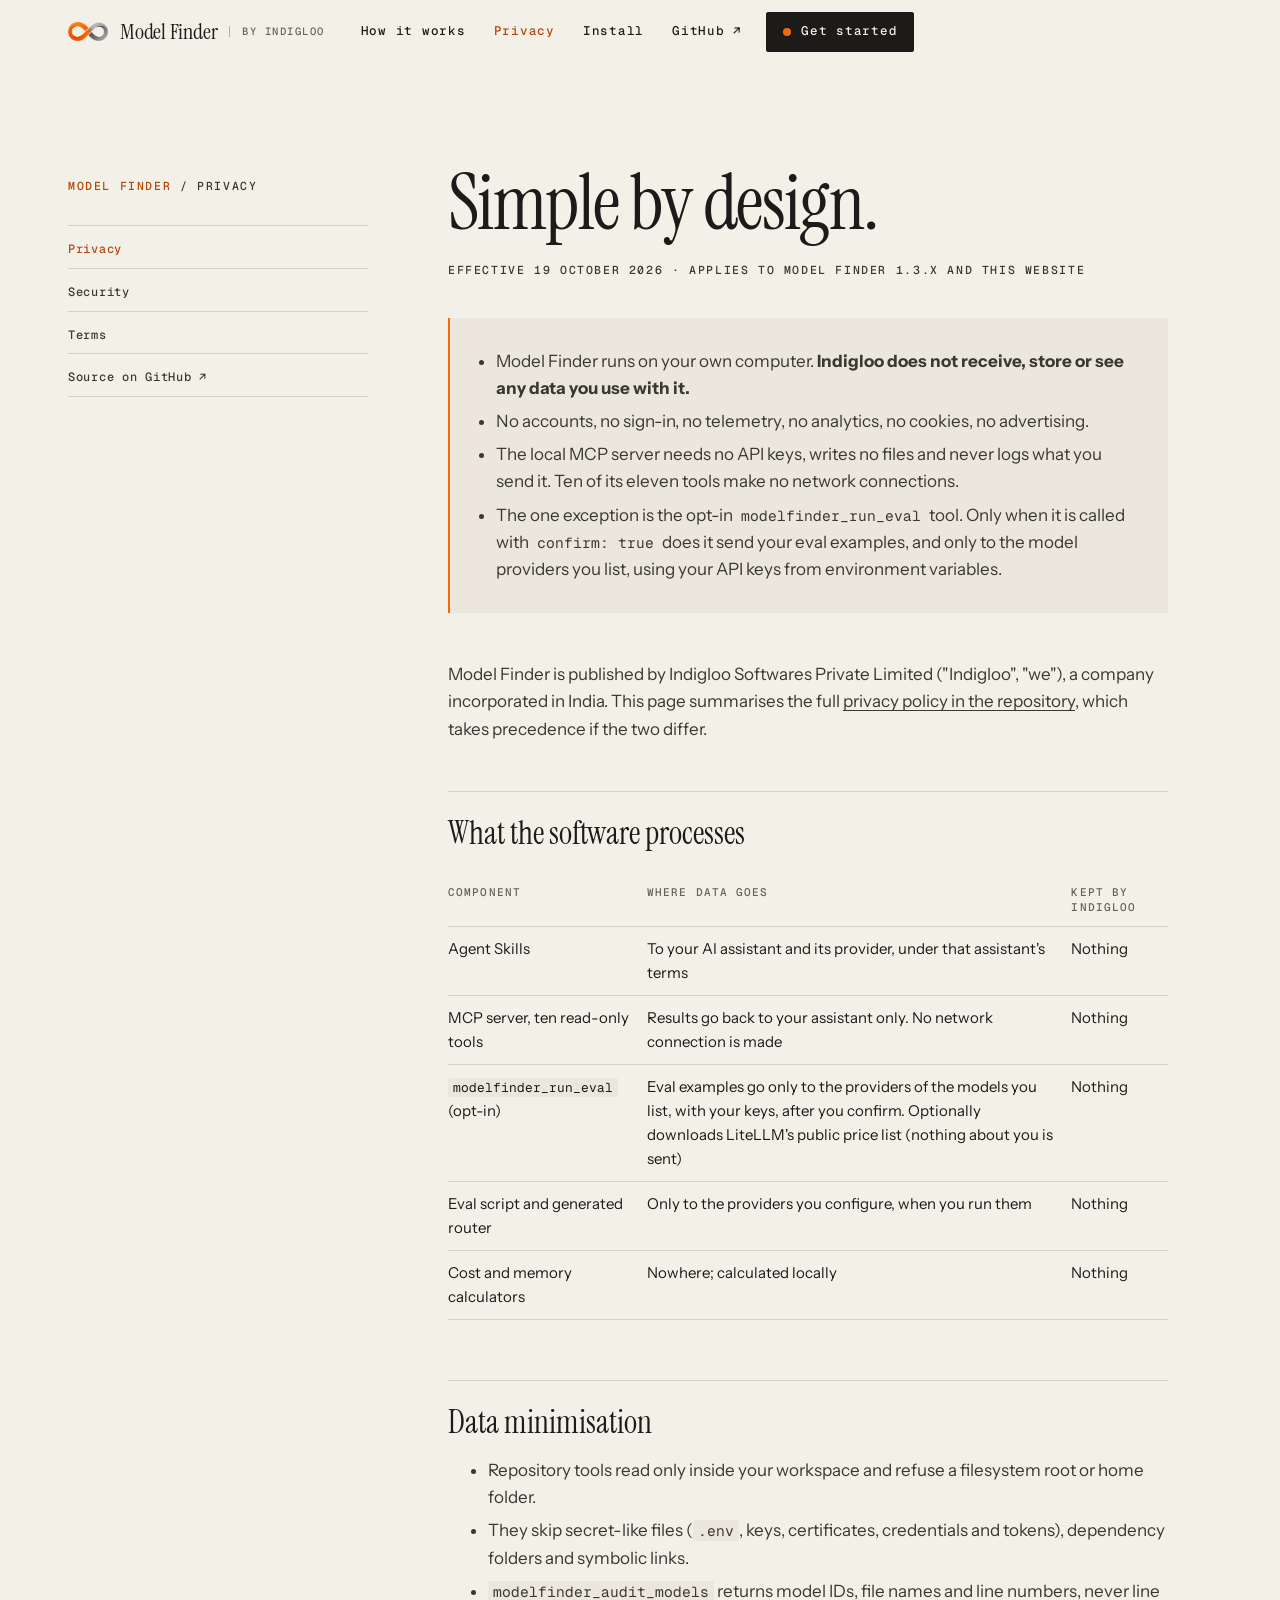
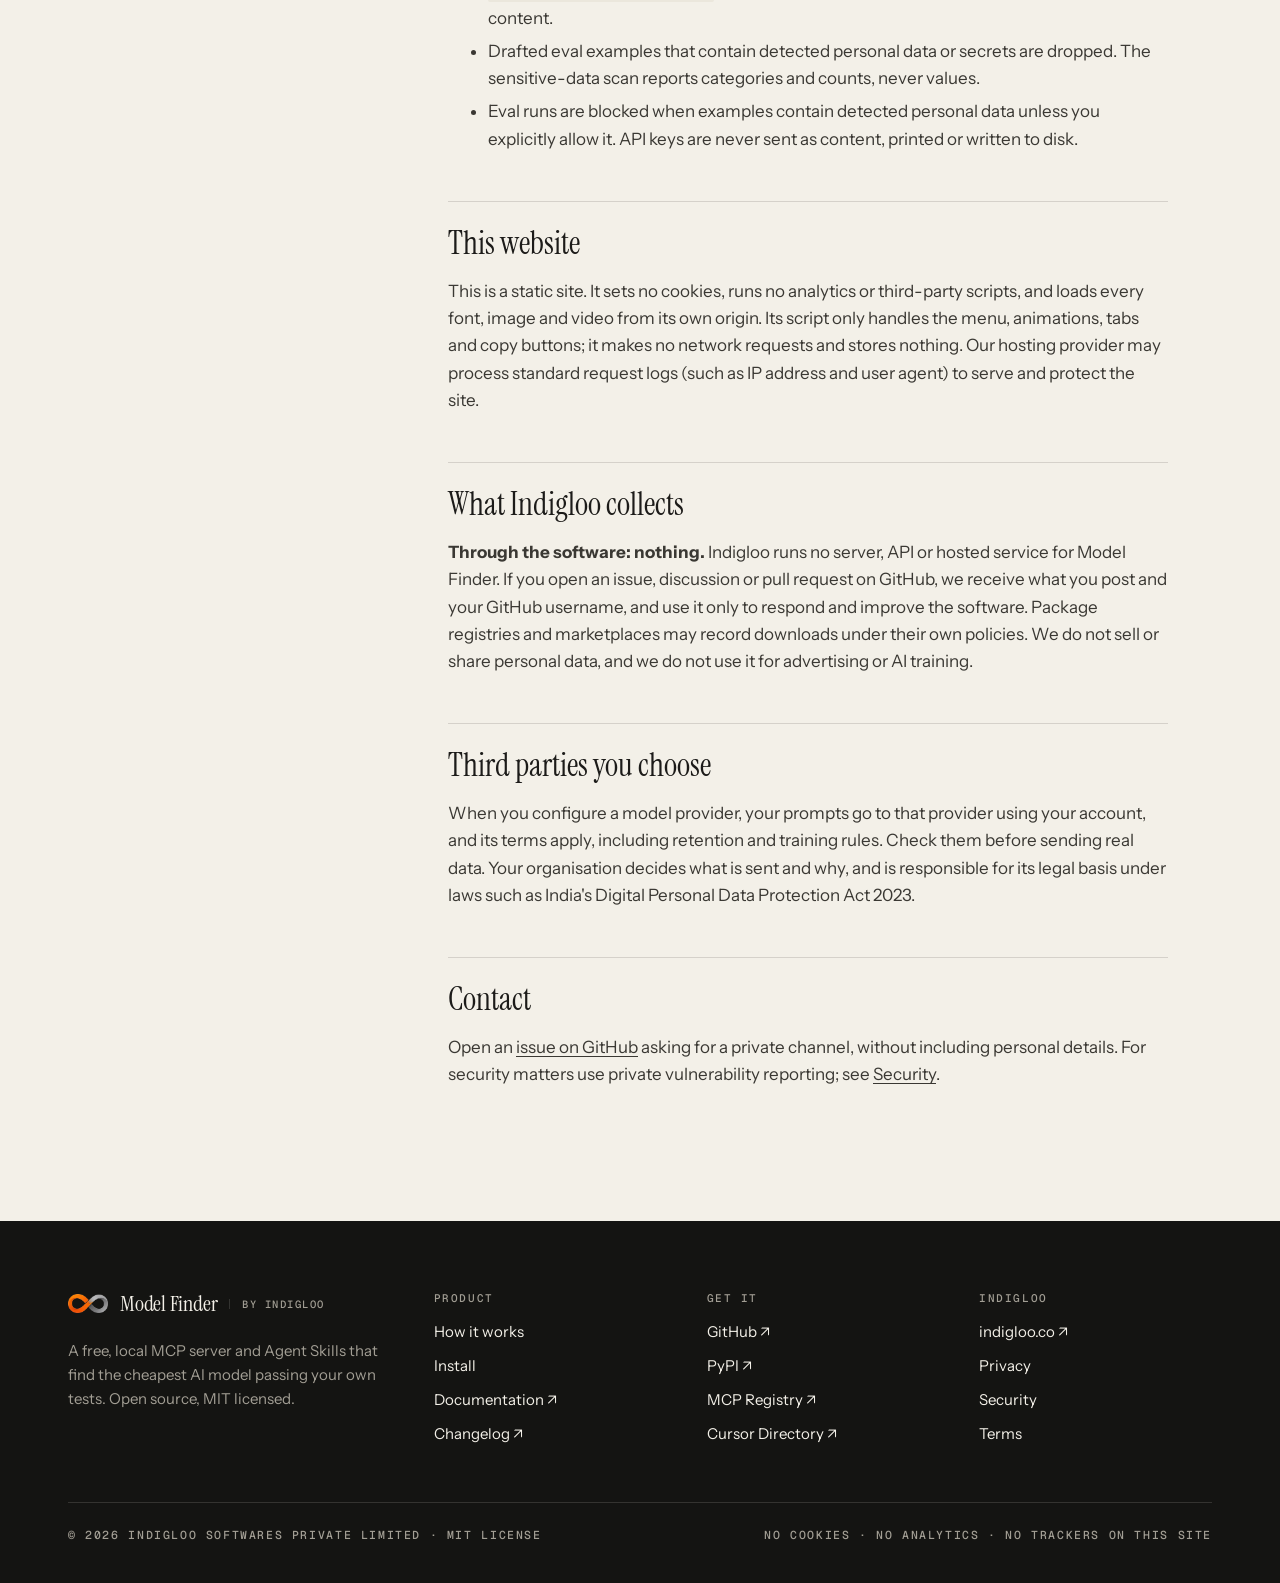
<file: privacy.html>
<!doctype html>
<html lang="en">
<head>
<meta charset="utf-8">
<meta name="viewport" content="width=device-width, initial-scale=1">
<meta http-equiv="Content-Security-Policy" content="default-src 'none'; script-src 'self'; style-src 'self'; img-src 'self'; media-src 'self'; font-src 'self'; connect-src 'none'; manifest-src 'self'; base-uri 'none'; form-action 'none'; object-src 'none'">
<meta name="referrer" content="strict-origin-when-cross-origin">
<title>Privacy · Model Finder</title>
<meta name="description" content="Model Finder runs on your computer. Indigloo receives none of your data. 10 of 11 MCP tools make no network calls; the opt-in modelfinder_run_eval calls only the providers you pick.">
<link rel="canonical" href="https://modelfinder.indigloo.co/privacy.html">
<meta name="theme-color" content="#f3f0e8">
<meta name="color-scheme" content="light">
<link rel="icon" type="image/png" sizes="32x32" href="assets/img/favicon-32.png">
<link rel="icon" type="image/png" sizes="240x240" href="assets/img/thumbnail-240.png">
<link rel="apple-touch-icon" href="assets/img/apple-touch-icon.png">
<link rel="preload" href="assets/fonts/instrument-serif.woff2" as="font" type="font/woff2" crossorigin>
<link rel="preload" href="assets/fonts/geist-mono.woff2" as="font" type="font/woff2" crossorigin>
<meta property="og:type" content="website">
<meta property="og:site_name" content="Model Finder by Indigloo">
<meta property="og:title" content="Privacy · Model Finder">
<meta property="og:description" content="Model Finder runs on your computer. Indigloo receives none of your data. 10 of 11 MCP tools make no network calls; the opt-in modelfinder_run_eval calls only the providers you pick.">
<meta property="og:url" content="https://modelfinder.indigloo.co/privacy.html">
<meta property="og:image" content="https://modelfinder.indigloo.co/assets/img/gallery-01-hero.png">
<meta property="og:image:width" content="1270">
<meta property="og:image:height" content="760">
<meta property="og:image:alt" content="Model Finder: find the cheapest AI model that passes your own tests. A dot field showing the cheapest model that passes.">
<meta name="twitter:card" content="summary_large_image">
<meta name="twitter:title" content="Privacy · Model Finder">
<meta name="twitter:description" content="Model Finder runs on your computer. Indigloo receives none of your data. 10 of 11 MCP tools make no network calls; the opt-in modelfinder_run_eval calls only the providers you pick.">
<meta name="twitter:image" content="https://modelfinder.indigloo.co/assets/img/gallery-01-hero.png">
<link rel="stylesheet" href="style.css">
<script src="app.js"></script>
</head>
<body>
<a class="skip" href="#main">Skip to content</a>
<header class="site-nav">
  <div class="wrap">
    <a class="brand" href="index.html" aria-label="Model Finder by Indigloo, home">
      <img src="assets/img/mark-128.png" srcset="assets/img/mark-128.png 1x, assets/img/mark-256.png 2x" width="40" height="19" alt="">
      <span class="brand-name">Model Finder</span>
      <span class="brand-by">by Indigloo</span>
    </a>
    <button class="nav-toggle" type="button" aria-expanded="false" aria-controls="nav-links" aria-label="Open menu"><span></span><span></span><span></span></button>
    <nav aria-label="Primary">
      <ul class="nav-links" id="nav-links">
        <li><a href="index.html#how">How it works</a></li>
        <li><a href="index.html#privacy" aria-current="page">Privacy</a></li>
        <li><a href="index.html#install">Install</a></li>
        <li><a href="https://github.com/Abhiindigloo/EvalHarness" rel="noopener">GitHub <span aria-hidden="true">↗</span></a></li>
        <li><a class="btn btn-primary" href="index.html#install"><span class="dot" aria-hidden="true"></span>Get started</a></li>
      </ul>
    </nav>
  </div>
</header>
<main id="main" class="doc">
  <div class="wrap doc-grid">
    <aside class="doc-aside">
      <p class="label"><span class="sig">Model Finder</span> / Privacy</p>
      <nav aria-label="Legal"><ul><li><a href="privacy.html" aria-current="page">Privacy</a></li><li><a href="security.html">Security</a></li><li><a href="terms.html">Terms</a></li><li><a href="https://github.com/Abhiindigloo/EvalHarness/blob/main/PRIVACY.md" rel="noopener">Source on GitHub ↗</a></li></ul></nav>
    </aside>
    <article>
      <h1>Simple by design.</h1>
      <p class="label meta">Effective 19 October 2026 · Applies to Model Finder 1.3.x and this website</p>
      <div class="summary">
      <ul>
      <li>Model Finder runs on your own computer. <strong>Indigloo does not receive, store or see any data you use with it.</strong></li>
      <li>No accounts, no sign-in, no telemetry, no analytics, no cookies, no advertising.</li>
      <li>The local MCP server needs no API keys, writes no files and never logs what you send it. Ten of its eleven tools make no network connections.</li>
      <li>The one exception is the opt-in <code>modelfinder_run_eval</code> tool. Only when it is called with <code>confirm: true</code> does it send your eval examples, and only to the model providers you list, using your API keys from environment variables.</li>
      </ul>
      </div>
      <p>Model Finder is published by Indigloo Softwares Private Limited ("Indigloo", "we"), a company incorporated in India. This page summarises the full <a href="https://github.com/Abhiindigloo/EvalHarness/blob/main/PRIVACY.md" rel="noopener">privacy policy in the repository</a>, which takes precedence if the two differ.</p>

      <h2>What the software processes</h2>
      <div class="table-scroll"><table>
      <thead><tr><th>Component</th><th>Where data goes</th><th>Kept by Indigloo</th></tr></thead>
      <tbody>
      <tr><td>Agent Skills</td><td>To your AI assistant and its provider, under that assistant's terms</td><td>Nothing</td></tr>
      <tr><td>MCP server, ten read-only tools</td><td>Results go back to your assistant only. No network connection is made</td><td>Nothing</td></tr>
      <tr><td><code>modelfinder_run_eval</code> (opt-in)</td><td>Eval examples go only to the providers of the models you list, with your keys, after you confirm. Optionally downloads LiteLLM's public price list (nothing about you is sent)</td><td>Nothing</td></tr>
      <tr><td>Eval script and generated router</td><td>Only to the providers you configure, when you run them</td><td>Nothing</td></tr>
      <tr><td>Cost and memory calculators</td><td>Nowhere; calculated locally</td><td>Nothing</td></tr>
      </tbody></table></div>

      <h2>Data minimisation</h2>
      <ul>
      <li>Repository tools read only inside your workspace and refuse a filesystem root or home folder.</li>
      <li>They skip secret-like files (<code>.env</code>, keys, certificates, credentials and tokens), dependency folders and symbolic links.</li>
      <li><code>modelfinder_audit_models</code> returns model IDs, file names and line numbers, never line content.</li>
      <li>Drafted eval examples that contain detected personal data or secrets are dropped. The sensitive-data scan reports categories and counts, never values.</li>
      <li>Eval runs are blocked when examples contain detected personal data unless you explicitly allow it. API keys are never sent as content, printed or written to disk.</li>
      </ul>

      <h2>This website</h2>
      <p>This is a static site. It sets no cookies, runs no analytics or third-party scripts, and loads every font, image and video from its own origin. Its script only handles the menu, animations, tabs and copy buttons; it makes no network requests and stores nothing. Our hosting provider may process standard request logs (such as IP address and user agent) to serve and protect the site.</p>

      <h2>What Indigloo collects</h2>
      <p><strong>Through the software: nothing.</strong> Indigloo runs no server, API or hosted service for Model Finder. If you open an issue, discussion or pull request on GitHub, we receive what you post and your GitHub username, and use it only to respond and improve the software. Package registries and marketplaces may record downloads under their own policies. We do not sell or share personal data, and we do not use it for advertising or AI training.</p>

      <h2>Third parties you choose</h2>
      <p>When you configure a model provider, your prompts go to that provider using your account, and its terms apply, including retention and training rules. Check them before sending real data. Your organisation decides what is sent and why, and is responsible for its legal basis under laws such as India's Digital Personal Data Protection Act 2023.</p>

      <h2>Contact</h2>
      <p>Open an <a href="https://github.com/Abhiindigloo/EvalHarness/issues" rel="noopener">issue on GitHub</a> asking for a private channel, without including personal details. For security matters use private vulnerability reporting; see <a href="security.html">Security</a>.</p>
    </article>
  </div>
</main>
<footer class="site-footer on-ink">
  <div class="wrap">
    <div class="foot-grid">
      <div class="foot-brand">
        <a class="brand" href="index.html" aria-label="Model Finder by Indigloo, home">
          <img src="assets/img/mark-128.png" srcset="assets/img/mark-128.png 1x, assets/img/mark-256.png 2x" width="40" height="19" alt="">
          <span class="brand-name">Model Finder</span>
          <span class="brand-by">by Indigloo</span>
        </a>
        <p>A free, local MCP server and Agent Skills that find the cheapest AI model passing your own tests. Open source, MIT licensed.</p>
      </div>
      <div>
        <h2>Product</h2>
        <ul>
          <li><a href="index.html#how">How it works</a></li>
          <li><a href="index.html#install">Install</a></li>
          <li><a href="https://github.com/Abhiindigloo/EvalHarness#readme" rel="noopener">Documentation ↗</a></li>
          <li><a href="https://github.com/Abhiindigloo/EvalHarness/blob/main/CHANGELOG.md" rel="noopener">Changelog ↗</a></li>
        </ul>
      </div>
      <div>
        <h2>Get it</h2>
        <ul>
          <li><a href="https://github.com/Abhiindigloo/EvalHarness" rel="noopener">GitHub ↗</a></li>
          <li><a href="https://pypi.org/project/model-finder-mcp/" rel="noopener">PyPI ↗</a></li>
          <li><a href="https://registry.modelcontextprotocol.io/v0/servers?search=co.indigloo" rel="noopener">MCP Registry ↗</a></li>
          <li><a href="https://cursor.directory/plugins/model-finder" rel="noopener">Cursor Directory ↗</a></li>
        </ul>
      </div>
      <div>
        <h2>Indigloo</h2>
        <ul>
          <li><a href="https://indigloo.co" rel="noopener">indigloo.co ↗</a></li>
          <li><a href="privacy.html">Privacy</a></li>
          <li><a href="security.html">Security</a></li>
          <li><a href="terms.html">Terms</a></li>
        </ul>
      </div>
    </div>
    <div class="foot-base">
      <span class="label">© <span id="year">2026</span> Indigloo Softwares Private Limited · MIT License</span>
      <span class="label">No cookies · No analytics · No trackers on this site</span>
    </div>
  </div>
</footer>
<p class="sr-only" id="copy-status" role="status" aria-live="polite"></p>
</body>
</html>
</file>
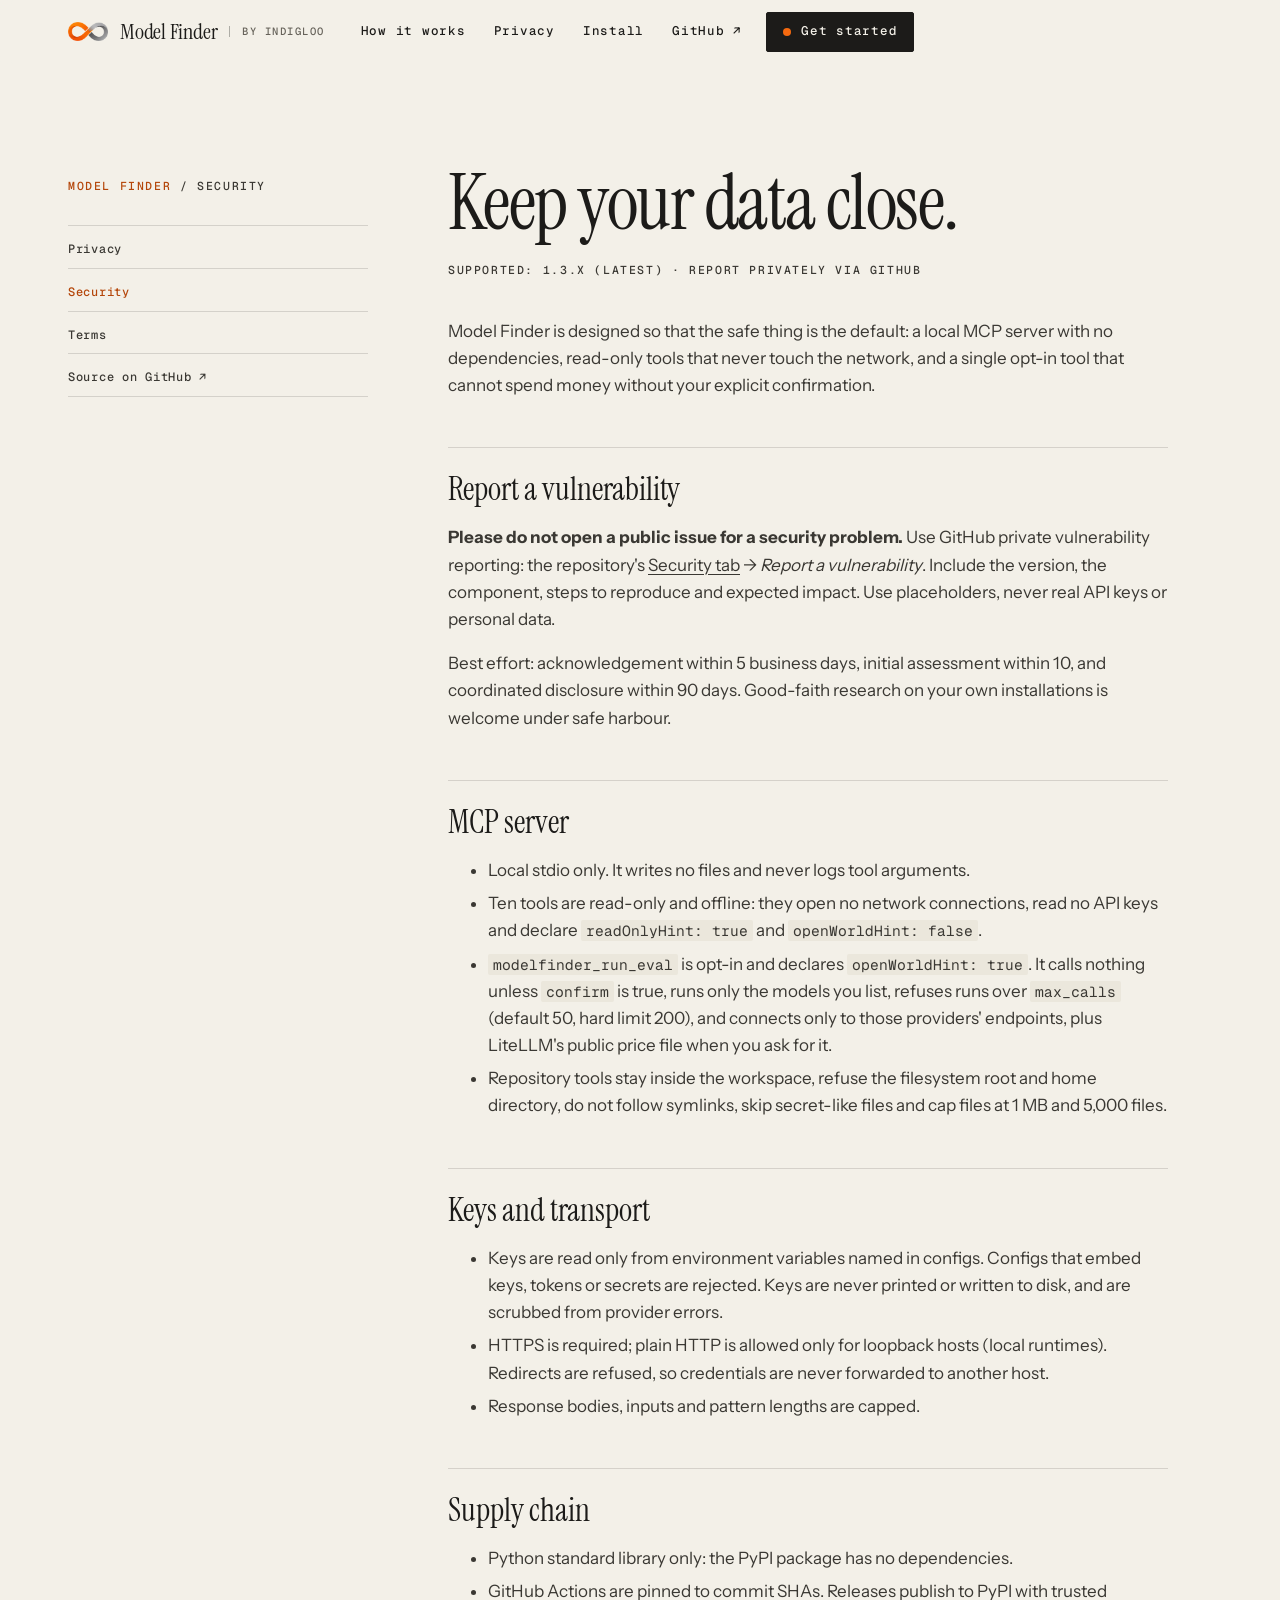
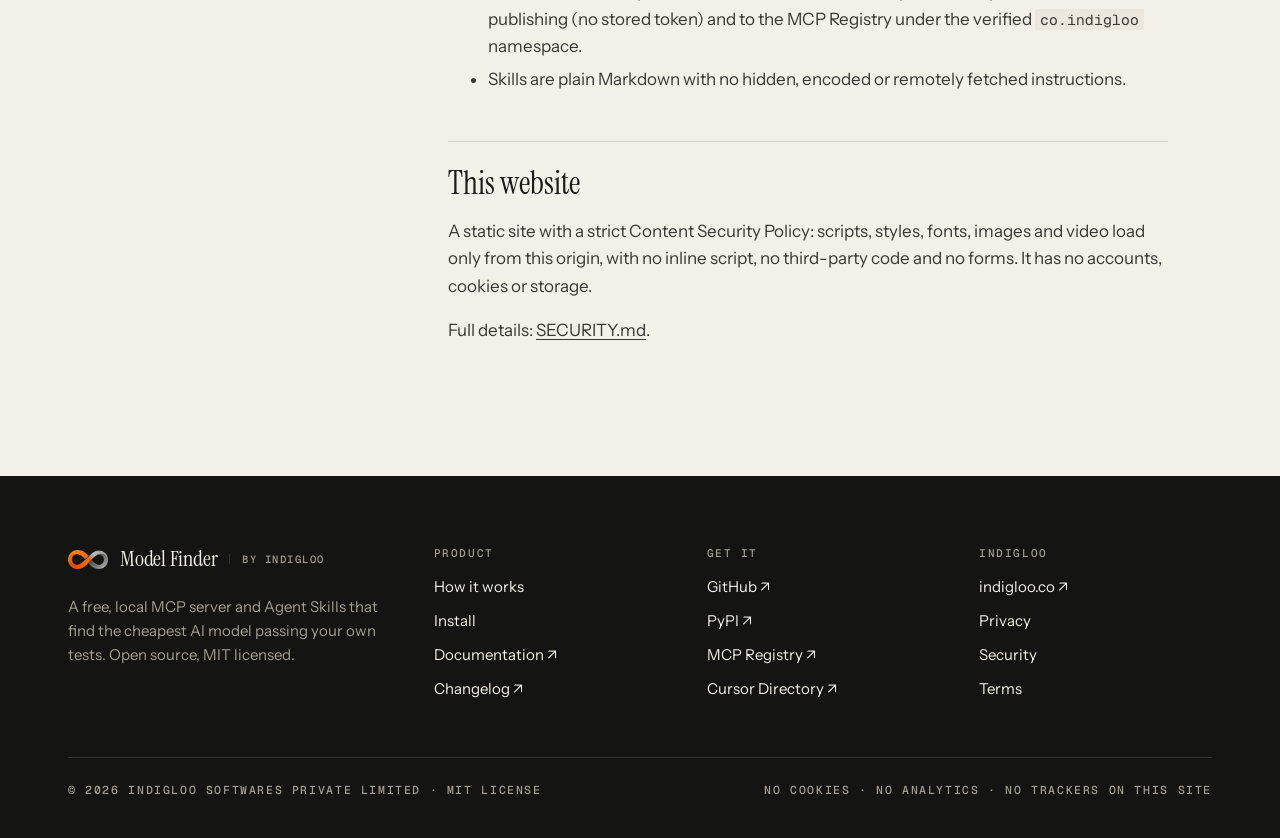
<file: security.html>
<!doctype html>
<html lang="en">
<head>
<meta charset="utf-8">
<meta name="viewport" content="width=device-width, initial-scale=1">
<meta http-equiv="Content-Security-Policy" content="default-src 'none'; script-src 'self'; style-src 'self'; img-src 'self'; media-src 'self'; font-src 'self'; connect-src 'none'; manifest-src 'self'; base-uri 'none'; form-action 'none'; object-src 'none'">
<meta name="referrer" content="strict-origin-when-cross-origin">
<title>Security · Model Finder</title>
<meta name="description" content="How Model Finder protects keys and data: local stdio MCP server, no dependencies, HTTPS only, refused redirects, opt-in network tool with call caps.">
<link rel="canonical" href="https://modelfinder.indigloo.co/security.html">
<meta name="theme-color" content="#f3f0e8">
<meta name="color-scheme" content="light">
<link rel="icon" type="image/png" sizes="32x32" href="assets/img/favicon-32.png">
<link rel="icon" type="image/png" sizes="240x240" href="assets/img/thumbnail-240.png">
<link rel="apple-touch-icon" href="assets/img/apple-touch-icon.png">
<link rel="preload" href="assets/fonts/instrument-serif.woff2" as="font" type="font/woff2" crossorigin>
<link rel="preload" href="assets/fonts/geist-mono.woff2" as="font" type="font/woff2" crossorigin>
<meta property="og:type" content="website">
<meta property="og:site_name" content="Model Finder by Indigloo">
<meta property="og:title" content="Security · Model Finder">
<meta property="og:description" content="How Model Finder protects keys and data: local stdio MCP server, no dependencies, HTTPS only, refused redirects, opt-in network tool with call caps.">
<meta property="og:url" content="https://modelfinder.indigloo.co/security.html">
<meta property="og:image" content="https://modelfinder.indigloo.co/assets/img/gallery-01-hero.png">
<meta property="og:image:width" content="1270">
<meta property="og:image:height" content="760">
<meta property="og:image:alt" content="Model Finder: find the cheapest AI model that passes your own tests. A dot field showing the cheapest model that passes.">
<meta name="twitter:card" content="summary_large_image">
<meta name="twitter:title" content="Security · Model Finder">
<meta name="twitter:description" content="How Model Finder protects keys and data: local stdio MCP server, no dependencies, HTTPS only, refused redirects, opt-in network tool with call caps.">
<meta name="twitter:image" content="https://modelfinder.indigloo.co/assets/img/gallery-01-hero.png">
<link rel="stylesheet" href="style.css">
<script src="app.js"></script>
</head>
<body>
<a class="skip" href="#main">Skip to content</a>
<header class="site-nav">
  <div class="wrap">
    <a class="brand" href="index.html" aria-label="Model Finder by Indigloo, home">
      <img src="assets/img/mark-128.png" srcset="assets/img/mark-128.png 1x, assets/img/mark-256.png 2x" width="40" height="19" alt="">
      <span class="brand-name">Model Finder</span>
      <span class="brand-by">by Indigloo</span>
    </a>
    <button class="nav-toggle" type="button" aria-expanded="false" aria-controls="nav-links" aria-label="Open menu"><span></span><span></span><span></span></button>
    <nav aria-label="Primary">
      <ul class="nav-links" id="nav-links">
        <li><a href="index.html#how">How it works</a></li>
        <li><a href="index.html#privacy">Privacy</a></li>
        <li><a href="index.html#install">Install</a></li>
        <li><a href="https://github.com/Abhiindigloo/EvalHarness" rel="noopener">GitHub <span aria-hidden="true">↗</span></a></li>
        <li><a class="btn btn-primary" href="index.html#install"><span class="dot" aria-hidden="true"></span>Get started</a></li>
      </ul>
    </nav>
  </div>
</header>
<main id="main" class="doc">
  <div class="wrap doc-grid">
    <aside class="doc-aside">
      <p class="label"><span class="sig">Model Finder</span> / Security</p>
      <nav aria-label="Legal"><ul><li><a href="privacy.html">Privacy</a></li><li><a href="security.html" aria-current="page">Security</a></li><li><a href="terms.html">Terms</a></li><li><a href="https://github.com/Abhiindigloo/EvalHarness/blob/main/SECURITY.md" rel="noopener">Source on GitHub ↗</a></li></ul></nav>
    </aside>
    <article>
      <h1>Keep your data close.</h1>
      <p class="label meta">Supported: 1.3.x (latest) · Report privately via GitHub</p>
      <p>Model Finder is designed so that the safe thing is the default: a local MCP server with no dependencies, read-only tools that never touch the network, and a single opt-in tool that cannot spend money without your explicit confirmation.</p>

      <h2>Report a vulnerability</h2>
      <p><strong>Please do not open a public issue for a security problem.</strong> Use GitHub private vulnerability reporting: the repository's <a href="https://github.com/Abhiindigloo/EvalHarness/security" rel="noopener">Security tab</a> → <em>Report a vulnerability</em>. Include the version, the component, steps to reproduce and expected impact. Use placeholders, never real API keys or personal data.</p>
      <p>Best effort: acknowledgement within 5 business days, initial assessment within 10, and coordinated disclosure within 90 days. Good-faith research on your own installations is welcome under safe harbour.</p>

      <h2>MCP server</h2>
      <ul>
      <li>Local stdio only. It writes no files and never logs tool arguments.</li>
      <li>Ten tools are read-only and offline: they open no network connections, read no API keys and declare <code>readOnlyHint: true</code> and <code>openWorldHint: false</code>.</li>
      <li><code>modelfinder_run_eval</code> is opt-in and declares <code>openWorldHint: true</code>. It calls nothing unless <code>confirm</code> is true, runs only the models you list, refuses runs over <code>max_calls</code> (default 50, hard limit 200), and connects only to those providers' endpoints, plus LiteLLM's public price file when you ask for it.</li>
      <li>Repository tools stay inside the workspace, refuse the filesystem root and home directory, do not follow symlinks, skip secret-like files and cap files at 1 MB and 5,000 files.</li>
      </ul>

      <h2>Keys and transport</h2>
      <ul>
      <li>Keys are read only from environment variables named in configs. Configs that embed keys, tokens or secrets are rejected. Keys are never printed or written to disk, and are scrubbed from provider errors.</li>
      <li>HTTPS is required; plain HTTP is allowed only for loopback hosts (local runtimes). Redirects are refused, so credentials are never forwarded to another host.</li>
      <li>Response bodies, inputs and pattern lengths are capped.</li>
      </ul>

      <h2>Supply chain</h2>
      <ul>
      <li>Python standard library only: the PyPI package has no dependencies.</li>
      <li>GitHub Actions are pinned to commit SHAs. Releases publish to PyPI with trusted publishing (no stored token) and to the MCP Registry under the verified <code>co.indigloo</code> namespace.</li>
      <li>Skills are plain Markdown with no hidden, encoded or remotely fetched instructions.</li>
      </ul>

      <h2>This website</h2>
      <p>A static site with a strict Content Security Policy: scripts, styles, fonts, images and video load only from this origin, with no inline script, no third-party code and no forms. It has no accounts, cookies or storage.</p>
      <p>Full details: <a href="https://github.com/Abhiindigloo/EvalHarness/blob/main/SECURITY.md" rel="noopener">SECURITY.md</a>.</p>
    </article>
  </div>
</main>
<footer class="site-footer on-ink">
  <div class="wrap">
    <div class="foot-grid">
      <div class="foot-brand">
        <a class="brand" href="index.html" aria-label="Model Finder by Indigloo, home">
          <img src="assets/img/mark-128.png" srcset="assets/img/mark-128.png 1x, assets/img/mark-256.png 2x" width="40" height="19" alt="">
          <span class="brand-name">Model Finder</span>
          <span class="brand-by">by Indigloo</span>
        </a>
        <p>A free, local MCP server and Agent Skills that find the cheapest AI model passing your own tests. Open source, MIT licensed.</p>
      </div>
      <div>
        <h2>Product</h2>
        <ul>
          <li><a href="index.html#how">How it works</a></li>
          <li><a href="index.html#install">Install</a></li>
          <li><a href="https://github.com/Abhiindigloo/EvalHarness#readme" rel="noopener">Documentation ↗</a></li>
          <li><a href="https://github.com/Abhiindigloo/EvalHarness/blob/main/CHANGELOG.md" rel="noopener">Changelog ↗</a></li>
        </ul>
      </div>
      <div>
        <h2>Get it</h2>
        <ul>
          <li><a href="https://github.com/Abhiindigloo/EvalHarness" rel="noopener">GitHub ↗</a></li>
          <li><a href="https://pypi.org/project/model-finder-mcp/" rel="noopener">PyPI ↗</a></li>
          <li><a href="https://registry.modelcontextprotocol.io/v0/servers?search=co.indigloo" rel="noopener">MCP Registry ↗</a></li>
          <li><a href="https://cursor.directory/plugins/model-finder" rel="noopener">Cursor Directory ↗</a></li>
        </ul>
      </div>
      <div>
        <h2>Indigloo</h2>
        <ul>
          <li><a href="https://indigloo.co" rel="noopener">indigloo.co ↗</a></li>
          <li><a href="privacy.html">Privacy</a></li>
          <li><a href="security.html">Security</a></li>
          <li><a href="terms.html">Terms</a></li>
        </ul>
      </div>
    </div>
    <div class="foot-base">
      <span class="label">© <span id="year">2026</span> Indigloo Softwares Private Limited · MIT License</span>
      <span class="label">No cookies · No analytics · No trackers on this site</span>
    </div>
  </div>
</footer>
<p class="sr-only" id="copy-status" role="status" aria-live="polite"></p>
</body>
</html>
</file>
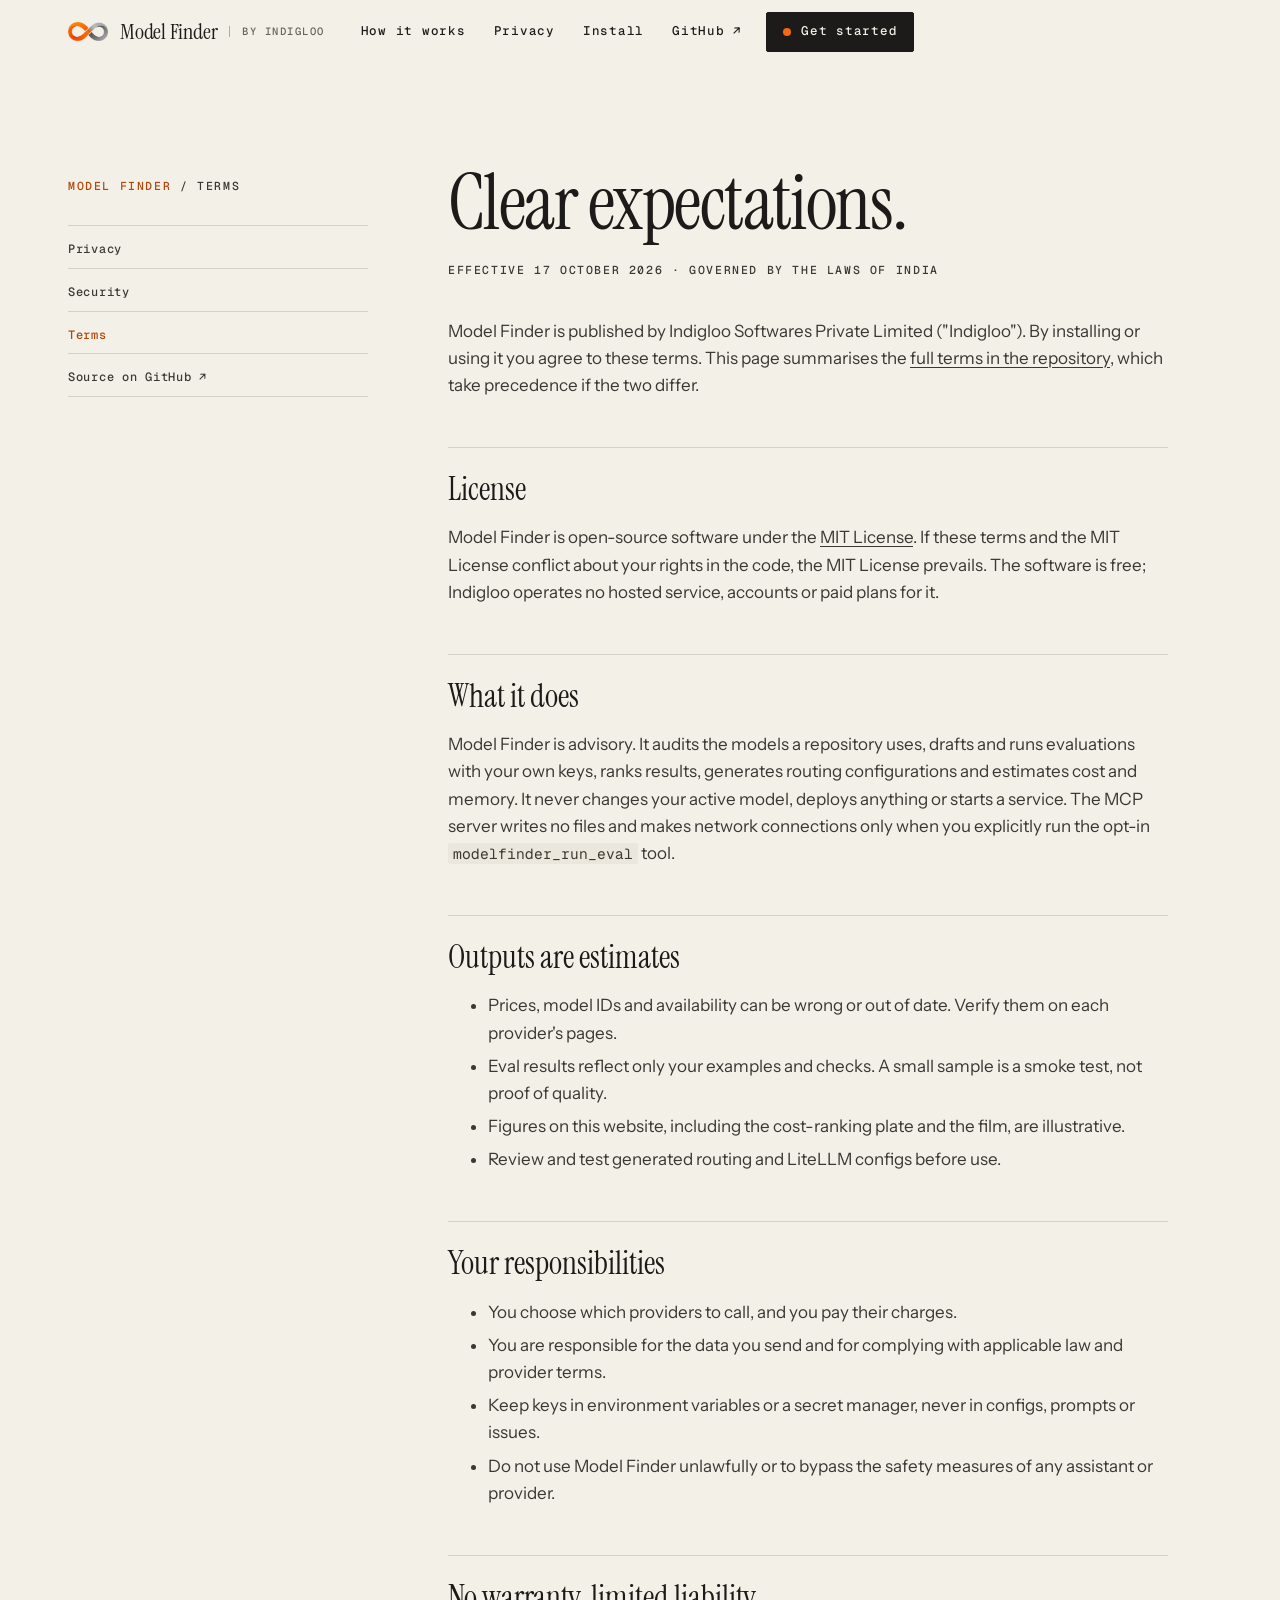
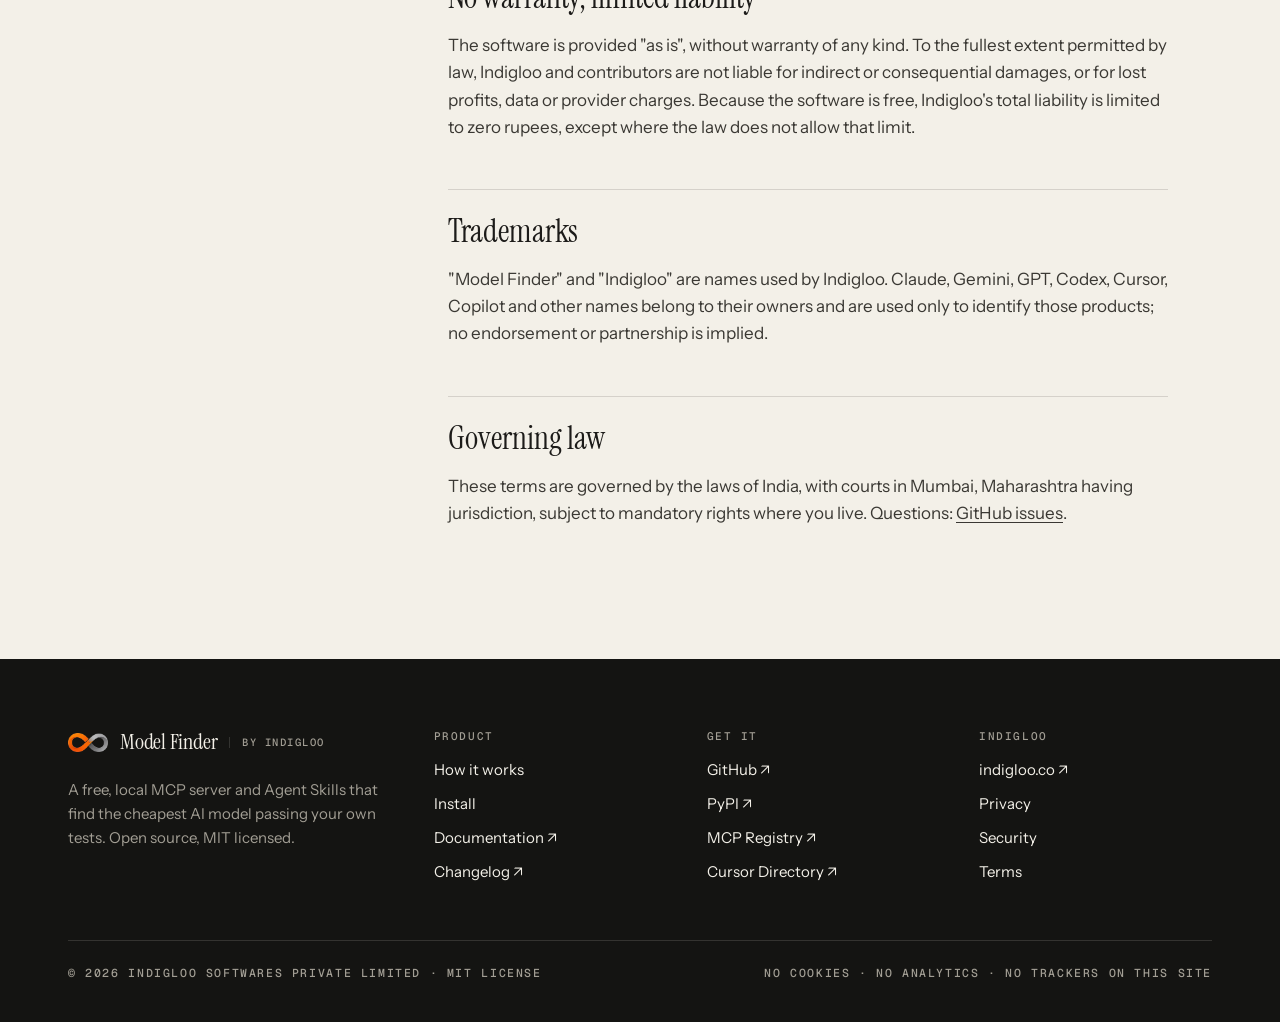
<file: terms.html>
<!doctype html>
<html lang="en">
<head>
<meta charset="utf-8">
<meta name="viewport" content="width=device-width, initial-scale=1">
<meta http-equiv="Content-Security-Policy" content="default-src 'none'; script-src 'self'; style-src 'self'; img-src 'self'; media-src 'self'; font-src 'self'; connect-src 'none'; manifest-src 'self'; base-uri 'none'; form-action 'none'; object-src 'none'">
<meta name="referrer" content="strict-origin-when-cross-origin">
<title>Terms · Model Finder</title>
<meta name="description" content="Terms of use for Model Finder, free open-source software by Indigloo under the MIT License. Outputs are estimates; you choose providers and pay their charges.">
<link rel="canonical" href="https://modelfinder.indigloo.co/terms.html">
<meta name="theme-color" content="#f3f0e8">
<meta name="color-scheme" content="light">
<link rel="icon" type="image/png" sizes="32x32" href="assets/img/favicon-32.png">
<link rel="icon" type="image/png" sizes="240x240" href="assets/img/thumbnail-240.png">
<link rel="apple-touch-icon" href="assets/img/apple-touch-icon.png">
<link rel="preload" href="assets/fonts/instrument-serif.woff2" as="font" type="font/woff2" crossorigin>
<link rel="preload" href="assets/fonts/geist-mono.woff2" as="font" type="font/woff2" crossorigin>
<meta property="og:type" content="website">
<meta property="og:site_name" content="Model Finder by Indigloo">
<meta property="og:title" content="Terms · Model Finder">
<meta property="og:description" content="Terms of use for Model Finder, free open-source software by Indigloo under the MIT License. Outputs are estimates; you choose providers and pay their charges.">
<meta property="og:url" content="https://modelfinder.indigloo.co/terms.html">
<meta property="og:image" content="https://modelfinder.indigloo.co/assets/img/gallery-01-hero.png">
<meta property="og:image:width" content="1270">
<meta property="og:image:height" content="760">
<meta property="og:image:alt" content="Model Finder: find the cheapest AI model that passes your own tests. A dot field showing the cheapest model that passes.">
<meta name="twitter:card" content="summary_large_image">
<meta name="twitter:title" content="Terms · Model Finder">
<meta name="twitter:description" content="Terms of use for Model Finder, free open-source software by Indigloo under the MIT License. Outputs are estimates; you choose providers and pay their charges.">
<meta name="twitter:image" content="https://modelfinder.indigloo.co/assets/img/gallery-01-hero.png">
<link rel="stylesheet" href="style.css">
<script src="app.js"></script>
</head>
<body>
<a class="skip" href="#main">Skip to content</a>
<header class="site-nav">
  <div class="wrap">
    <a class="brand" href="index.html" aria-label="Model Finder by Indigloo, home">
      <img src="assets/img/mark-128.png" srcset="assets/img/mark-128.png 1x, assets/img/mark-256.png 2x" width="40" height="19" alt="">
      <span class="brand-name">Model Finder</span>
      <span class="brand-by">by Indigloo</span>
    </a>
    <button class="nav-toggle" type="button" aria-expanded="false" aria-controls="nav-links" aria-label="Open menu"><span></span><span></span><span></span></button>
    <nav aria-label="Primary">
      <ul class="nav-links" id="nav-links">
        <li><a href="index.html#how">How it works</a></li>
        <li><a href="index.html#privacy">Privacy</a></li>
        <li><a href="index.html#install">Install</a></li>
        <li><a href="https://github.com/Abhiindigloo/EvalHarness" rel="noopener">GitHub <span aria-hidden="true">↗</span></a></li>
        <li><a class="btn btn-primary" href="index.html#install"><span class="dot" aria-hidden="true"></span>Get started</a></li>
      </ul>
    </nav>
  </div>
</header>
<main id="main" class="doc">
  <div class="wrap doc-grid">
    <aside class="doc-aside">
      <p class="label"><span class="sig">Model Finder</span> / Terms</p>
      <nav aria-label="Legal"><ul><li><a href="privacy.html">Privacy</a></li><li><a href="security.html">Security</a></li><li><a href="terms.html" aria-current="page">Terms</a></li><li><a href="https://github.com/Abhiindigloo/EvalHarness/blob/main/TERMS.md" rel="noopener">Source on GitHub ↗</a></li></ul></nav>
    </aside>
    <article>
      <h1>Clear expectations.</h1>
      <p class="label meta">Effective 17 October 2026 · Governed by the laws of India</p>
      <p>Model Finder is published by Indigloo Softwares Private Limited ("Indigloo"). By installing or using it you agree to these terms. This page summarises the <a href="https://github.com/Abhiindigloo/EvalHarness/blob/main/TERMS.md" rel="noopener">full terms in the repository</a>, which take precedence if the two differ.</p>

      <h2>License</h2>
      <p>Model Finder is open-source software under the <a href="https://github.com/Abhiindigloo/EvalHarness/blob/main/LICENSE" rel="noopener">MIT License</a>. If these terms and the MIT License conflict about your rights in the code, the MIT License prevails. The software is free; Indigloo operates no hosted service, accounts or paid plans for it.</p>

      <h2>What it does</h2>
      <p>Model Finder is advisory. It audits the models a repository uses, drafts and runs evaluations with your own keys, ranks results, generates routing configurations and estimates cost and memory. It never changes your active model, deploys anything or starts a service. The MCP server writes no files and makes network connections only when you explicitly run the opt-in <code>modelfinder_run_eval</code> tool.</p>

      <h2>Outputs are estimates</h2>
      <ul>
      <li>Prices, model IDs and availability can be wrong or out of date. Verify them on each provider's pages.</li>
      <li>Eval results reflect only your examples and checks. A small sample is a smoke test, not proof of quality.</li>
      <li>Figures on this website, including the cost-ranking plate and the film, are illustrative.</li>
      <li>Review and test generated routing and LiteLLM configs before use.</li>
      </ul>

      <h2>Your responsibilities</h2>
      <ul>
      <li>You choose which providers to call, and you pay their charges.</li>
      <li>You are responsible for the data you send and for complying with applicable law and provider terms.</li>
      <li>Keep keys in environment variables or a secret manager, never in configs, prompts or issues.</li>
      <li>Do not use Model Finder unlawfully or to bypass the safety measures of any assistant or provider.</li>
      </ul>

      <h2>No warranty, limited liability</h2>
      <p>The software is provided "as is", without warranty of any kind. To the fullest extent permitted by law, Indigloo and contributors are not liable for indirect or consequential damages, or for lost profits, data or provider charges. Because the software is free, Indigloo's total liability is limited to zero rupees, except where the law does not allow that limit.</p>

      <h2>Trademarks</h2>
      <p>"Model Finder" and "Indigloo" are names used by Indigloo. Claude, Gemini, GPT, Codex, Cursor, Copilot and other names belong to their owners and are used only to identify those products; no endorsement or partnership is implied.</p>

      <h2>Governing law</h2>
      <p>These terms are governed by the laws of India, with courts in Mumbai, Maharashtra having jurisdiction, subject to mandatory rights where you live. Questions: <a href="https://github.com/Abhiindigloo/EvalHarness/issues" rel="noopener">GitHub issues</a>.</p>
    </article>
  </div>
</main>
<footer class="site-footer on-ink">
  <div class="wrap">
    <div class="foot-grid">
      <div class="foot-brand">
        <a class="brand" href="index.html" aria-label="Model Finder by Indigloo, home">
          <img src="assets/img/mark-128.png" srcset="assets/img/mark-128.png 1x, assets/img/mark-256.png 2x" width="40" height="19" alt="">
          <span class="brand-name">Model Finder</span>
          <span class="brand-by">by Indigloo</span>
        </a>
        <p>A free, local MCP server and Agent Skills that find the cheapest AI model passing your own tests. Open source, MIT licensed.</p>
      </div>
      <div>
        <h2>Product</h2>
        <ul>
          <li><a href="index.html#how">How it works</a></li>
          <li><a href="index.html#install">Install</a></li>
          <li><a href="https://github.com/Abhiindigloo/EvalHarness#readme" rel="noopener">Documentation ↗</a></li>
          <li><a href="https://github.com/Abhiindigloo/EvalHarness/blob/main/CHANGELOG.md" rel="noopener">Changelog ↗</a></li>
        </ul>
      </div>
      <div>
        <h2>Get it</h2>
        <ul>
          <li><a href="https://github.com/Abhiindigloo/EvalHarness" rel="noopener">GitHub ↗</a></li>
          <li><a href="https://pypi.org/project/model-finder-mcp/" rel="noopener">PyPI ↗</a></li>
          <li><a href="https://registry.modelcontextprotocol.io/v0/servers?search=co.indigloo" rel="noopener">MCP Registry ↗</a></li>
          <li><a href="https://cursor.directory/plugins/model-finder" rel="noopener">Cursor Directory ↗</a></li>
        </ul>
      </div>
      <div>
        <h2>Indigloo</h2>
        <ul>
          <li><a href="https://indigloo.co" rel="noopener">indigloo.co ↗</a></li>
          <li><a href="privacy.html">Privacy</a></li>
          <li><a href="security.html">Security</a></li>
          <li><a href="terms.html">Terms</a></li>
        </ul>
      </div>
    </div>
    <div class="foot-base">
      <span class="label">© <span id="year">2026</span> Indigloo Softwares Private Limited · MIT License</span>
      <span class="label">No cookies · No analytics · No trackers on this site</span>
    </div>
  </div>
</footer>
<p class="sr-only" id="copy-status" role="status" aria-live="polite"></p>
</body>
</html>
</file>
<file: style.css>
/* Model Finder launch site · Quiet Instrument
   Paper, graphite, ink and exactly one signal colour (Indigloo orange).
   No build step. Fonts are self-hosted subsets (SIL OFL 1.1). */

@font-face { font-family: "Instrument Serif"; src: url("assets/fonts/instrument-serif.woff2") format("woff2"); font-weight: 400; font-style: normal; font-display: swap; }
@font-face { font-family: "Instrument Serif"; src: url("assets/fonts/instrument-serif-italic.woff2") format("woff2"); font-weight: 400; font-style: italic; font-display: swap; }
@font-face { font-family: "Instrument Sans"; src: url("assets/fonts/instrument-sans.woff2") format("woff2"); font-weight: 400 700; font-stretch: 75% 100%; font-style: normal; font-display: swap; }
@font-face { font-family: "Geist Mono"; src: url("assets/fonts/geist-mono.woff2") format("woff2"); font-weight: 100 900; font-style: normal; font-display: swap; }

:root {
  --paper: #f3f0e8;
  --paper-2: #ebe7dc;
  --paper-3: #e2ddd0;
  --ink: #1c1b19;
  --ink-deep: #141412;
  --ink-2: #22211e;
  --graphite: #66625a;      /* text on paper, 5.4:1 */
  --graphite-on-ink: #a29e94; /* text on ink, 7:1 */
  --rule: rgba(28, 27, 25, .14);
  --rule-strong: rgba(28, 27, 25, .32);
  --rule-ink: rgba(243, 240, 232, .14);
  --signal: #f4690f;        /* Indigloo orange: marks, fills, text on ink */
  --signal-ink: #b4460a;    /* same hue, darkened for text on paper (5.0:1) */

  --serif: "Instrument Serif", "Iowan Old Style", "Palatino Linotype", Palatino, Georgia, serif;
  --sans: "Instrument Sans", ui-sans-serif, system-ui, -apple-system, "Segoe UI", Roboto, sans-serif;
  --mono: "Geist Mono", ui-monospace, "SF Mono", Menlo, Consolas, "Liberation Mono", monospace;

  --wrap: 1240px;
  --gutter: clamp(20px, 4vw, 48px);
  --radius: 2px;
  --ease: cubic-bezier(.2, .7, .1, 1);
  --nav-h: 64px;
  color-scheme: light;
}

*, *::before, *::after { box-sizing: border-box; }
html { -webkit-text-size-adjust: 100%; scroll-behavior: smooth; scroll-padding-top: calc(var(--nav-h) + 16px); }
body {
  margin: 0; background: var(--paper); color: var(--ink);
  font: 400 17px/1.6 var(--sans);
  text-rendering: optimizeLegibility; -webkit-font-smoothing: antialiased;
}
img, video { display: block; max-width: 100%; height: auto; }
a { color: inherit; text-decoration-thickness: 1px; text-underline-offset: 3px; }
a:hover { color: var(--signal-ink); }
::selection { background: var(--signal); color: var(--ink-deep); }
:focus { outline: none; }
:focus-visible { outline: 2px solid var(--signal-ink); outline-offset: 3px; border-radius: 1px; }
.on-ink :focus-visible, .site-footer :focus-visible { outline-color: var(--signal); }
code, kbd, pre { font-family: var(--mono); font-size: .92em; }

.skip { position: absolute; left: 16px; top: -60px; z-index: 100; background: var(--ink); color: var(--paper); padding: 10px 14px; font: 500 13px/1 var(--mono); text-decoration: none; }
.skip:focus { top: 12px; color: var(--paper); }
.sr-only { position: absolute; width: 1px; height: 1px; padding: 0; margin: -1px; overflow: hidden; clip: rect(0 0 0 0); white-space: nowrap; border: 0; }

.wrap { width: 100%; max-width: var(--wrap); margin: 0 auto; padding: 0 var(--gutter); }

/* ---------- type ---------- */
.label { font: 500 11.5px/1.4 var(--mono); letter-spacing: .14em; text-transform: uppercase; color: var(--graphite); }
.label .sig { color: var(--signal-ink); }
.on-ink .label { color: var(--graphite-on-ink); }
.on-ink .label .sig { color: var(--signal); }
.display { font: 400 clamp(46px, 7.6vw, 112px)/.95 var(--serif); letter-spacing: -.02em; margin: 0; }
.display em, .h2 em { font-style: italic; }
.display .sig, .h2 .sig { color: var(--signal-ink); }
.on-ink .h2 .sig { color: var(--signal); }
.h2 { font: 400 clamp(38px, 5.2vw, 72px)/1 var(--serif); letter-spacing: -.015em; margin: 0; }
.h3 { font: 400 30px/1.1 var(--serif); margin: 0; }
.lede { font-size: clamp(17px, 1.5vw, 20px); line-height: 1.55; color: var(--graphite); max-width: 36em; margin: 0; }
.on-ink .lede { color: var(--graphite-on-ink); }
.italic-serif { font: italic 400 clamp(22px, 2.2vw, 30px)/1.25 var(--serif); }

/* ---------- buttons ---------- */
.btn {
  --b: var(--ink); display: inline-flex; align-items: center; gap: 10px;
  min-height: 48px; padding: 0 20px; border: 1px solid var(--b); border-radius: var(--radius);
  font: 500 13px/1 var(--mono); letter-spacing: .06em; text-decoration: none; cursor: pointer;
  transition: background .25s var(--ease), color .25s var(--ease), border-color .25s var(--ease), transform .25s var(--ease);
}
.btn:active { transform: translateY(1px); }
.btn-primary { background: var(--ink); color: var(--paper); }
.btn-primary:hover { background: var(--ink-deep); color: var(--paper); border-color: var(--ink-deep); }
.btn-primary .dot { width: 8px; height: 8px; border-radius: 50%; background: var(--signal); }
.btn-ghost { background: transparent; color: var(--ink); }
.btn-ghost:hover { background: var(--ink); color: var(--paper); }
.on-ink .btn-primary { background: var(--paper); color: var(--ink); border-color: var(--paper); }
.on-ink .btn-primary:hover { background: #fff; color: var(--ink); }
.on-ink .btn-ghost { color: var(--paper); border-color: rgba(243,240,232,.5); }
.on-ink .btn-ghost:hover { background: var(--paper); color: var(--ink); }
.btn .arrow { transition: transform .25s var(--ease); }
.btn:hover .arrow { transform: translateX(3px); }

/* ---------- nav ---------- */
.site-nav {
  position: sticky; top: 0; z-index: 50; height: var(--nav-h);
  background: rgba(243, 240, 232, .86); backdrop-filter: saturate(1.2) blur(12px); -webkit-backdrop-filter: saturate(1.2) blur(12px);
  border-bottom: 1px solid transparent; transition: border-color .3s var(--ease);
}
.site-nav.scrolled { border-bottom-color: var(--rule); }
.site-nav .wrap { height: 100%; display: flex; align-items: center; gap: 24px; }
.brand { display: inline-flex; align-items: center; gap: 12px; text-decoration: none; color: var(--ink); }
.brand:hover { color: var(--ink); }
.brand img { width: 40px; height: auto; }
.brand-name { font: 400 22px/1 var(--serif); letter-spacing: -.01em; }
.brand-by { font: 500 10.5px/1 var(--mono); letter-spacing: .14em; text-transform: uppercase; color: var(--graphite); padding-left: 12px; border-left: 1px solid var(--rule-strong); }
.nav-links { margin-left: auto; display: flex; align-items: center; gap: 4px; list-style: none; padding: 0; }
.nav-links a { display: inline-block; padding: 10px 12px; font: 500 12.5px/1 var(--mono); letter-spacing: .06em; text-decoration: none; color: var(--ink); border-radius: var(--radius); }
.nav-links a:hover { color: var(--signal-ink); }
.nav-links a[aria-current="page"] { color: var(--signal-ink); }
.nav-links .btn { display: inline-flex; min-height: 40px; padding: 0 16px; margin-left: 8px; color: var(--paper); }
.nav-links .btn:hover { color: var(--paper); }
.nav-toggle { display: none; margin-left: auto; width: 44px; height: 44px; border: 1px solid var(--rule-strong); background: transparent; border-radius: var(--radius); cursor: pointer; color: var(--ink); }
.nav-toggle span { display: block; width: 18px; height: 1px; background: currentColor; margin: 5px auto; transition: transform .3s var(--ease), opacity .3s; }
.nav-toggle[aria-expanded="true"] span:nth-child(1) { transform: translateY(6px) rotate(45deg); }
.nav-toggle[aria-expanded="true"] span:nth-child(2) { opacity: 0; }
.nav-toggle[aria-expanded="true"] span:nth-child(3) { transform: translateY(-6px) rotate(-45deg); }

@media (max-width: 860px) {
  .brand-by { display: none; }
  .js .nav-toggle { display: block; }
  .js .nav-links {
    position: absolute; top: var(--nav-h); left: 0; right: 0; flex-direction: column; align-items: stretch; gap: 0;
    margin: 0; padding: 8px var(--gutter) 20px; background: var(--paper); border-bottom: 1px solid var(--rule);
    visibility: hidden; opacity: 0; transform: translateY(-8px); transition: opacity .25s var(--ease), transform .25s var(--ease), visibility 0s .25s;
  }
  .js .nav-links.open { visibility: visible; opacity: 1; transform: none; transition: opacity .25s var(--ease), transform .25s var(--ease); }
  .js .nav-links a { padding: 16px 0; border-bottom: 1px solid var(--rule); font-size: 14px; }
  .js .nav-links .btn { margin: 16px 0 0; justify-content: center; border-bottom: 1px solid var(--ink); }
  html:not(.js) .site-nav { height: auto; position: static; }
  html:not(.js) .site-nav .wrap { flex-wrap: wrap; padding-top: 12px; padding-bottom: 12px; }
  html:not(.js) .nav-links { margin-left: 0; flex-wrap: wrap; }
}

/* ---------- sections ---------- */
section { position: relative; }
.section { padding: clamp(80px, 11vw, 150px) 0; }
.section-head { display: grid; grid-template-columns: minmax(0, 1fr) minmax(0, 1fr); gap: 32px 64px; align-items: end; margin-bottom: clamp(40px, 6vw, 72px); }
.section-head .label { grid-column: 1 / -1; display: flex; gap: 18px; align-items: center; }
.section-head .label::after { content: ""; flex: 1; height: 1px; background: var(--rule); }
.on-ink .section-head .label::after { background: var(--rule-ink); }
@media (max-width: 860px) { .section-head { grid-template-columns: 1fr; } }

.on-ink { background: var(--ink-deep); color: var(--paper); }
.on-ink a:hover { color: var(--signal); }
.tint { background: var(--paper-2); }

/* ---------- hero ---------- */
.hero { padding: clamp(48px, 7vw, 96px) 0 0; overflow: hidden; }
.hero-top { display: flex; flex-wrap: wrap; justify-content: space-between; gap: 12px 24px; margin-bottom: clamp(28px, 4vw, 48px); }
.pill { display: inline-flex; align-items: center; gap: 10px; padding: 7px 12px; border: 1px solid var(--rule-strong); border-radius: 999px; font: 500 11.5px/1 var(--mono); letter-spacing: .08em; text-transform: uppercase; color: var(--ink); text-decoration: none; }
.pill .dot { width: 7px; height: 7px; border-radius: 50%; background: var(--signal); box-shadow: 0 0 0 0 rgba(244,105,15,.5); animation: pulse 2.4s var(--ease) infinite; }
@keyframes pulse { 0% { box-shadow: 0 0 0 0 rgba(244,105,15,.45); } 70%, 100% { box-shadow: 0 0 0 8px rgba(244,105,15,0); } }
.hero-grid { display: grid; grid-template-columns: minmax(0, 1.35fr) minmax(0, 1fr); gap: 40px 72px; align-items: end; }
.hero h1 .line { display: block; overflow: hidden; padding-bottom: .06em; }
.hero h1 .line > span { display: inline-block; }
.hero-side { display: grid; gap: 28px; padding-bottom: 10px; }
.cta-row { display: flex; flex-wrap: wrap; gap: 12px; }
.flow { display: flex; flex-wrap: wrap; align-items: center; gap: 10px 14px; margin: 0; padding: 0; list-style: none; font: 500 12px/1 var(--mono); letter-spacing: .16em; text-transform: uppercase; }
.flow li { display: inline-flex; align-items: center; gap: 14px; }
.flow li + li::before { content: "→"; color: var(--graphite); letter-spacing: 0; }
.flow li:last-child { color: var(--signal-ink); }
@media (max-width: 960px) { .hero-grid { grid-template-columns: 1fr; } }

/* film plate */
.plate {
  position: relative; margin: clamp(48px, 6vw, 80px) 0 0; background: var(--ink-deep); border-radius: var(--radius);
  aspect-ratio: 1270 / 760; overflow: hidden; box-shadow: 0 1px 0 rgba(0,0,0,.04), 0 40px 80px -40px rgba(28,27,25,.45);
}
.plate video, .plate img { width: 100%; height: 100%; object-fit: contain; background: var(--ink-deep); }
.play {
  position: absolute; left: 50%; top: 50%; transform: translate(-50%, -50%);
  display: none; align-items: center; gap: 14px; padding: 14px 22px 14px 14px; border: 1px solid rgba(243,240,232,.35); border-radius: 999px;
  background: rgba(20,20,18,.72); backdrop-filter: blur(8px); -webkit-backdrop-filter: blur(8px);
  color: var(--paper); font: 500 12.5px/1 var(--mono); letter-spacing: .1em; text-transform: uppercase; cursor: pointer;
  transition: background .25s var(--ease), border-color .25s var(--ease), transform .35s var(--ease);
}
.play:hover { background: rgba(20,20,18,.9); border-color: var(--signal); transform: translate(-50%, -50%) scale(1.03); }
.play:focus-visible { outline-color: var(--signal); }
.play-icon { width: 44px; height: 44px; border-radius: 50%; background: var(--signal); display: grid; place-items: center; }
.play-icon svg { width: 14px; height: 14px; margin-left: 3px; fill: var(--ink-deep); }
.js .plate.is-poster .play { display: inline-flex; }
.js .plate.is-poster { cursor: pointer; }
.plate-caption { display: flex; flex-wrap: wrap; justify-content: space-between; gap: 8px 24px; padding: 14px 0 0; }
.plate-caption .label { font-size: 11px; }
.tickbar { height: 10px; margin-top: 18px; background-image: linear-gradient(to right, var(--rule-strong) 1px, transparent 1px); background-size: 24px 100%; mask-image: linear-gradient(to right, transparent, #000 8%, #000 92%, transparent); -webkit-mask-image: linear-gradient(to right, transparent, #000 8%, #000 92%, transparent); }

/* ---------- marquee ---------- */
.marquee { border-top: 1px solid var(--rule); border-bottom: 1px solid var(--rule); margin-top: clamp(56px, 7vw, 96px); overflow: hidden; }
.marquee-track { display: flex; width: max-content; animation: marquee 48s linear infinite; }
.marquee:hover .marquee-track { animation-play-state: paused; }
.marquee ul { display: flex; margin: 0; padding: 0; list-style: none; }
.marquee li { display: inline-flex; align-items: center; gap: 28px; padding: 22px 0 22px 28px; font: 400 26px/1 var(--serif); white-space: nowrap; }
.marquee li::after { content: ""; width: 6px; height: 6px; border-radius: 50%; background: var(--ink); opacity: .35; }
.marquee li.ring::after { background: transparent; border: 1px solid var(--signal-ink); opacity: 1; }
.marquee li em { font-style: italic; color: var(--graphite); }
@keyframes marquee { to { transform: translateX(-50%); } }

/* ---------- ledger stats ---------- */
.ledger { display: grid; grid-template-columns: repeat(4, 1fr); border-bottom: 1px solid var(--rule); }
.ledger div { padding: 36px 24px 32px 0; border-right: 1px solid var(--rule); }
.ledger div + div { padding-left: 24px; }
.ledger div:last-child { border-right: 0; }
.ledger dt { font: 400 clamp(44px, 5vw, 68px)/1 var(--serif); letter-spacing: -.02em; }
.ledger dt .sig { color: var(--signal-ink); }
.ledger dd { margin: 12px 0 0; font: 500 11.5px/1.5 var(--mono); letter-spacing: .1em; text-transform: uppercase; color: var(--graphite); max-width: 22ch; }
@media (max-width: 860px) {
  .ledger { grid-template-columns: repeat(2, 1fr); }
  .ledger div { padding-left: 0 !important; padding-right: 16px; border-right: 0; border-top: 1px solid var(--rule); }
  .ledger div:nth-child(2n) { padding-left: 16px !important; border-left: 1px solid var(--rule); }
}

/* ---------- how it works ---------- */
.steps { position: relative; display: grid; grid-template-columns: repeat(4, 1fr); margin: 0; padding: 0; list-style: none; counter-reset: s; }
.steps::before { content: ""; position: absolute; left: 0; right: 0; top: 7px; height: 1px; background: var(--rule-strong); transform-origin: left; transform: scaleX(var(--progress, 1)); transition: transform 1.6s var(--ease); }
.js .steps:not(.in) { --progress: 0; }
.step { position: relative; padding: 40px 28px 0 0; }
.step::before { content: ""; position: absolute; top: 0; left: 0; width: 15px; height: 15px; border-radius: 50%; background: var(--paper); border: 1px solid var(--ink); }
.step:last-child::before { background: var(--signal); border-color: var(--signal); }
.step-n { font: 500 11.5px/1 var(--mono); letter-spacing: .14em; color: var(--graphite); }
.step h3 { font: 400 40px/1 var(--serif); margin: 14px 0 14px; letter-spacing: -.01em; }
.step p { margin: 0 0 20px; color: var(--graphite); font-size: 16px; }
.step code { display: inline-block; font-size: 12px; padding: 5px 8px; background: var(--paper-2); border: 1px solid var(--rule); border-radius: var(--radius); color: var(--ink); margin: 0 6px 6px 0; }
.tint .step code { background: var(--paper); }
@media (max-width: 960px) {
  .steps { grid-template-columns: 1fr 1fr; row-gap: 48px; }
  .steps::before { display: none; }
}
@media (max-width: 560px) { .steps { grid-template-columns: 1fr; } }

.prompt { margin: clamp(56px, 7vw, 88px) 0 0; display: grid; grid-template-columns: auto 1fr; gap: 20px 40px; align-items: baseline; padding-top: 32px; border-top: 1px solid var(--rule); }
.prompt blockquote { margin: 0; font: italic 400 clamp(24px, 2.6vw, 36px)/1.25 var(--serif); }
.prompt blockquote::before { content: "“"; color: var(--signal-ink); }
.prompt blockquote::after { content: "”"; color: var(--signal-ink); }
@media (max-width: 760px) { .prompt { grid-template-columns: 1fr; } }

/* ---------- proof ---------- */
.proof-grid { display: grid; grid-template-columns: minmax(0, .8fr) minmax(0, 1.4fr); gap: 48px 72px; align-items: center; }
.proof-copy { display: grid; gap: 28px; }
.formula { margin: 0; padding: 24px 0; border-top: 1px solid var(--rule); border-bottom: 1px solid var(--rule); font: 400 15px/1.7 var(--mono); }
.formula .frac { display: inline-grid; text-align: center; vertical-align: middle; margin-left: 6px; }
.formula .frac span:first-child { border-bottom: 1px solid var(--ink); padding: 0 6px 2px; }
.formula .frac span:last-child { padding-top: 2px; }
.badge { display: inline-flex; align-items: center; gap: 8px; width: fit-content; padding: 6px 10px; border: 1px dashed var(--signal-ink); border-radius: var(--radius); font: 500 11px/1 var(--mono); letter-spacing: .12em; text-transform: uppercase; color: var(--signal-ink); }
.figure { margin: 0; }
.figure .frame { position: relative; overflow: hidden; border-radius: var(--radius); background: var(--ink-deep); aspect-ratio: 1270/760; box-shadow: 0 40px 80px -48px rgba(28,27,25,.55); }
.figure .frame img { width: 100%; height: 100%; object-fit: cover; transition: transform 1.2s var(--ease); }
.figure:hover .frame img { transform: scale(1.015); }
.figure .frame .badge { position: absolute; top: 14px; right: 14px; background: rgba(20,20,18,.8); color: var(--signal); border-color: var(--signal); }
.figure figcaption { margin-top: 14px; font: 400 12.5px/1.6 var(--mono); color: var(--graphite); }
.figure figcaption strong { color: var(--ink); font-weight: 500; }
@media (max-width: 960px) { .proof-grid { grid-template-columns: 1fr; } }

/* ---------- privacy (ink) ---------- */
.privacy-grid { display: grid; grid-template-columns: minmax(0, 1fr) minmax(0, 1fr); gap: 56px 80px; align-items: start; }
.facts { list-style: none; margin: 0; padding: 0; }
.facts li { display: grid; grid-template-columns: 28px 1fr; gap: 16px; padding: 22px 0; border-top: 1px solid var(--rule-ink); }
.facts li:last-child { border-bottom: 1px solid var(--rule-ink); }
.facts li::before { content: ""; width: 9px; height: 9px; margin-top: 9px; border-radius: 50%; background: var(--paper); }
.facts li.ring::before { background: transparent; border: 1px solid var(--signal); width: 11px; height: 11px; margin-top: 8px; }
.facts strong { display: block; font: 400 24px/1.15 var(--serif); font-weight: 400; margin-bottom: 4px; }
.facts span { color: var(--graphite-on-ink); font-size: 15.5px; }
.facts code { color: var(--paper); }

.toolboard { border: 1px solid var(--rule-ink); border-radius: var(--radius); background: var(--ink-2); }
.toolboard header { display: flex; justify-content: space-between; gap: 16px; padding: 16px 20px; border-bottom: 1px solid var(--rule-ink); }
.toolboard ol { list-style: none; margin: 0; padding: 8px 0; }
.toolboard li { display: grid; grid-template-columns: 20px 1fr auto; gap: 12px; align-items: center; padding: 9px 20px; font: 400 13px/1.3 var(--mono); color: var(--paper); }
.toolboard li i { width: 8px; height: 8px; border-radius: 50%; background: var(--paper); opacity: .85; justify-self: center; }
.toolboard li small { font: 500 10.5px/1 var(--mono); letter-spacing: .12em; text-transform: uppercase; color: var(--graphite-on-ink); }
.toolboard li.opt { margin: 6px 12px; padding: 12px 8px; border: 1px solid rgba(244,105,15,.45); border-radius: var(--radius); color: var(--signal); }
.toolboard li.opt i { background: transparent; border: 1px solid var(--signal); width: 10px; height: 10px; opacity: 1; }
.toolboard li.opt small { color: var(--signal); }
.toolboard footer { padding: 14px 20px; border-top: 1px solid var(--rule-ink); font: 400 12px/1.6 var(--mono); color: var(--graphite-on-ink); }
.js .toolboard li { opacity: 0; transform: translateX(-6px); transition: opacity .5s var(--ease), transform .5s var(--ease); }
.js .toolboard.in li { opacity: 1; transform: none; }
@media (max-width: 960px) { .privacy-grid { grid-template-columns: 1fr; } }

/* ---------- works ---------- */
.clients { display: grid; grid-template-columns: repeat(4, 1fr); border-top: 1px solid var(--rule-strong); border-left: 1px solid var(--rule-strong); margin: 0; padding: 0; list-style: none; }
.clients li { position: relative; min-height: 172px; padding: 22px 22px 20px; border-right: 1px solid var(--rule-strong); border-bottom: 1px solid var(--rule-strong); display: flex; flex-direction: column; transition: background .3s var(--ease); }
.clients li:hover { background: var(--paper-2); }
.clients li::before { content: ""; width: 8px; height: 8px; border-radius: 50%; background: var(--ink); }
.clients li.ring::before { background: transparent; border: 1px solid var(--ink); }
.clients b { font: 400 28px/1.05 var(--serif); font-weight: 400; margin: 20px 0 auto; }
.clients small { margin-top: 20px; font: 500 10.5px/1.4 var(--mono); letter-spacing: .12em; text-transform: uppercase; color: var(--graphite); }
.legend { display: flex; flex-wrap: wrap; gap: 8px 28px; margin-top: 18px; }
.legend span { display: inline-flex; align-items: center; gap: 10px; }
.legend i { width: 8px; height: 8px; border-radius: 50%; background: var(--ink); }
.legend i.ring { background: transparent; border: 1px solid var(--ink); }
.providers { margin-top: clamp(48px, 6vw, 72px); display: grid; grid-template-columns: auto 1fr; gap: 16px 40px; align-items: baseline; }
.providers .label { margin: 0; }
.providers ul { display: flex; flex-wrap: wrap; gap: 10px; margin: 0; padding: 0; list-style: none; }
.providers li { padding: 9px 14px; border: 1px solid var(--rule-strong); border-radius: 999px; font: 500 12.5px/1 var(--mono); letter-spacing: .04em; }
.providers > p:last-child { grid-column: 2; margin: 0; color: var(--graphite); font-size: 15px; }
@media (max-width: 960px) { .clients { grid-template-columns: repeat(2, 1fr); } }
@media (max-width: 760px) { .providers { grid-template-columns: 1fr; } .providers > p:last-child { grid-column: 1; } }
@media (max-width: 420px) { .clients { grid-template-columns: 1fr; } .clients li { min-height: 132px; } }

/* ---------- install ---------- */
.install-grid { display: grid; grid-template-columns: minmax(0, .9fr) minmax(0, 1.3fr); gap: 48px 72px; align-items: start; }
.install-copy { display: grid; gap: 24px; }
.install-copy ul { margin: 0; padding: 0; list-style: none; border-top: 1px solid var(--rule); }
.install-copy li { padding: 14px 0; border-bottom: 1px solid var(--rule); font-size: 15.5px; color: var(--graphite); }
.install-copy li a { color: var(--ink); }
.term { background: var(--ink-deep); color: var(--paper); border-radius: var(--radius); overflow: hidden; box-shadow: 0 40px 80px -48px rgba(28,27,25,.55); }
.tabs { display: flex; gap: 0; border-bottom: 1px solid var(--rule-ink); overflow-x: auto; }
.tabs button { flex: 0 0 auto; padding: 16px 20px; background: transparent; border: 0; border-bottom: 2px solid transparent; margin-bottom: -1px; color: var(--graphite-on-ink); font: 500 11.5px/1 var(--mono); letter-spacing: .12em; text-transform: uppercase; cursor: pointer; }
.tabs button:hover { color: var(--paper); }
.tabs button[aria-selected="true"] { color: var(--paper); border-bottom-color: var(--signal); }
.tabs button:focus-visible { outline-offset: -4px; outline-color: var(--signal); }
html:not(.js) .tabs { display: none; }
.panel { padding: 22px 20px 24px; }
html:not(.js) .panel + .panel { border-top: 1px solid var(--rule-ink); }
.panel[hidden] { display: none; }
.panel-head { display: flex; justify-content: space-between; align-items: center; gap: 16px; margin-bottom: 14px; }
.panel pre { margin: 0; padding: 0; overflow-x: auto; font: 400 14px/1.75 var(--mono); color: var(--paper); tab-size: 2; }
.panel pre .p { color: var(--signal); user-select: none; -webkit-user-select: none; }
.panel pre .c { color: var(--graphite-on-ink); }
.panel pre .s { color: #e9d9b8; }
.panel p { margin: 16px 0 0; font-size: 14px; color: var(--graphite-on-ink); }
.panel p code { color: var(--paper); }
.copy { display: inline-flex; align-items: center; gap: 8px; min-height: 34px; padding: 0 12px; background: transparent; border: 1px solid rgba(243,240,232,.3); border-radius: var(--radius); color: var(--paper); font: 500 11px/1 var(--mono); letter-spacing: .12em; text-transform: uppercase; cursor: pointer; transition: border-color .2s, background .2s, color .2s; }
.copy:hover { border-color: var(--paper); }
.copy:focus-visible { outline-color: var(--signal); }
.copy.done { border-color: var(--signal); color: var(--signal); }
html:not(.js) .copy { display: none; }
.big-cmd { display: flex; align-items: center; gap: 16px; justify-content: space-between; padding: 22px 24px; margin-top: 8px; border: 1px solid var(--ink); border-radius: var(--radius); background: var(--paper); }
.big-cmd code { font-size: clamp(16px, 2vw, 22px); }
.big-cmd code .p { color: var(--signal-ink); user-select: none; -webkit-user-select: none; }
.big-cmd .copy { color: var(--ink); border-color: var(--rule-strong); }
.big-cmd .copy:hover { border-color: var(--ink); }
.big-cmd .copy.done { color: var(--signal-ink); border-color: var(--signal-ink); }
@media (max-width: 960px) { .install-grid { grid-template-columns: 1fr; } }

/* ---------- plates gallery ---------- */
.plates { display: grid; grid-auto-flow: column; grid-auto-columns: min(78vw, 760px); gap: 24px; overflow-x: auto; scroll-snap-type: x mandatory; padding: 4px var(--gutter) 24px; margin: 0 calc(var(--gutter) * -1); scrollbar-width: thin; scrollbar-color: var(--graphite-on-ink) transparent; }
.plates:focus-visible { outline-offset: -2px; outline-color: var(--signal); }
.plates figure { margin: 0; scroll-snap-align: start; }
.plates img { width: 100%; aspect-ratio: 1270/760; border: 1px solid var(--rule-ink); border-radius: var(--radius); background: var(--ink-2); }
.plates figcaption { margin-top: 12px; display: flex; gap: 16px; }
.plates figcaption .label:first-child { color: var(--signal); }

/* ---------- final CTA ---------- */
.final { text-align: center; }
.final .display { max-width: 14ch; margin: 0 auto 32px; }
.final .cta-row { justify-content: center; }
.final .mark { width: 120px; margin: 0 auto 36px; }

/* ---------- footer ---------- */
.site-footer { background: var(--ink-deep); color: var(--paper); padding: 72px 0 40px; }
.site-footer a { text-decoration: none; }
.site-footer a:hover { color: var(--signal); }
.foot-grid { display: grid; grid-template-columns: 1.4fr repeat(3, 1fr); gap: 40px; padding-bottom: 56px; border-bottom: 1px solid var(--rule-ink); }
.foot-brand p { margin: 18px 0 0; color: var(--graphite-on-ink); font-size: 15px; max-width: 34ch; }
.foot-brand .brand { color: var(--paper); }
.foot-brand .brand-by { color: var(--graphite-on-ink); border-left-color: var(--rule-ink); }
.site-footer h2 { margin: 0 0 16px; font: 500 11px/1 var(--mono); letter-spacing: .14em; text-transform: uppercase; color: var(--graphite-on-ink); }
.site-footer ul { list-style: none; margin: 0; padding: 0; display: grid; gap: 10px; font-size: 15px; }
.foot-base { display: flex; flex-wrap: wrap; justify-content: space-between; gap: 12px 24px; padding-top: 24px; }
.foot-base .label { color: var(--graphite-on-ink); }
@media (max-width: 860px) { .foot-grid { grid-template-columns: 1fr 1fr; } .foot-brand { grid-column: 1 / -1; } }

/* ---------- legal pages ---------- */
.doc { padding: clamp(56px, 8vw, 112px) 0 clamp(72px, 9vw, 120px); }
.doc-grid { display: grid; grid-template-columns: minmax(0, 300px) minmax(0, 720px); gap: 48px 80px; }
.doc-aside { position: sticky; top: calc(var(--nav-h) + 32px); align-self: start; display: grid; gap: 20px; }
.doc-aside nav ul { list-style: none; margin: 0; padding: 0; border-top: 1px solid var(--rule); }
.doc-aside nav a { display: block; padding: 10px 0; border-bottom: 1px solid var(--rule); font: 500 12px/1.3 var(--mono); letter-spacing: .06em; text-decoration: none; }
.doc-aside nav a[aria-current="page"] { color: var(--signal-ink); }
.doc h1 { font: 400 clamp(48px, 6vw, 84px)/.98 var(--serif); letter-spacing: -.02em; margin: 0 0 20px; }
.doc .meta { margin: 0 0 40px; }
.doc .summary { margin: 0 0 48px; padding: 24px 28px; background: var(--paper-2); border-left: 2px solid var(--signal); }
.doc .summary ul { margin: 0; padding-left: 18px; }
.doc .summary li { margin: 6px 0; }
.doc h2 { font: 400 32px/1.1 var(--serif); margin: 48px 0 12px; padding-top: 24px; border-top: 1px solid var(--rule); }
.doc p, .doc li { color: #3a3833; }
.doc li { margin: 6px 0; }
.doc code { font-size: .86em; background: var(--paper-2); padding: 1px 5px; border-radius: var(--radius); }
.doc table { width: 100%; border-collapse: collapse; font-size: 15px; margin: 12px 0; }
.doc th, .doc td { text-align: left; vertical-align: top; padding: 10px 12px 10px 0; border-bottom: 1px solid var(--rule); }
.doc th { font: 500 11px/1.4 var(--mono); letter-spacing: .1em; text-transform: uppercase; color: var(--graphite); }
.table-scroll { overflow-x: auto; }
@media (max-width: 900px) { .doc-grid { grid-template-columns: 1fr; } .doc-aside { position: static; } }

/* ---------- reveal motion ---------- */
.js .reveal { opacity: 0; transform: translateY(18px); transition: opacity .9s var(--ease), transform .9s var(--ease); transition-delay: var(--d, 0s); }
.js .reveal.in { opacity: 1; transform: none; }
.js .hero h1 .line > span { transform: translateY(105%); transition: transform 1.1s var(--ease); transition-delay: var(--d, 0s); }
.js .hero.in h1 .line > span { transform: none; }
.d1 { --d: .08s; } .d2 { --d: .16s; } .d3 { --d: .24s; } .d4 { --d: .32s; } .d5 { --d: .4s; }
.toolboard li:nth-child(1) { transition-delay: .05s; } .toolboard li:nth-child(2) { transition-delay: .1s; } .toolboard li:nth-child(3) { transition-delay: .15s; }
.toolboard li:nth-child(4) { transition-delay: .2s; } .toolboard li:nth-child(5) { transition-delay: .25s; } .toolboard li:nth-child(6) { transition-delay: .3s; }
.toolboard li:nth-child(7) { transition-delay: .35s; } .toolboard li:nth-child(8) { transition-delay: .4s; } .toolboard li:nth-child(9) { transition-delay: .45s; }
.toolboard li:nth-child(10) { transition-delay: .5s; } .toolboard li:nth-child(11) { transition-delay: .65s; }

@media (prefers-reduced-motion: reduce) {
  html { scroll-behavior: auto; }
  *, *::before, *::after { animation-duration: .001ms !important; animation-iteration-count: 1 !important; transition-duration: .001ms !important; transition-delay: 0s !important; }
  .marquee-track { animation: none; flex-wrap: wrap; width: auto; }
  .marquee-track ul[aria-hidden="true"] { display: none; }
  .marquee ul { flex-wrap: wrap; justify-content: center; }
  .js .reveal, .js .toolboard li, .js .hero h1 .line > span { opacity: 1; transform: none; }
  .js .steps:not(.in) { --progress: 1; }
}

@media print {
  .site-nav, .marquee, .play, .copy, .tabs { display: none !important; }
  .on-ink, .site-footer { background: #fff; color: #000; }
  .js .reveal { opacity: 1; transform: none; }
}
.after-link { margin-top: 48px; }
.after-link a { text-decoration: none; border-bottom: 1px solid var(--rule-ink); padding-bottom: 2px; }

/* small-screen refinements */
.toolboard li span { min-width: 0; overflow-wrap: anywhere; }
@media (max-width: 560px) {
  .play { padding: 10px; gap: 0; font-size: 0; }
  .play-icon { width: 40px; height: 40px; }
  .toolboard li { font-size: 11.5px; padding: 8px 14px; gap: 10px; }
  .toolboard li small { font-size: 9.5px; letter-spacing: .08em; }
  .toolboard header { flex-direction: column; gap: 6px; }
  .plate-caption { flex-direction: column; }
  .big-cmd { padding: 16px; }
  .panel pre { font-size: 12.5px; }
  .ledger dd { font-size: 10.5px; }
}
</file>
